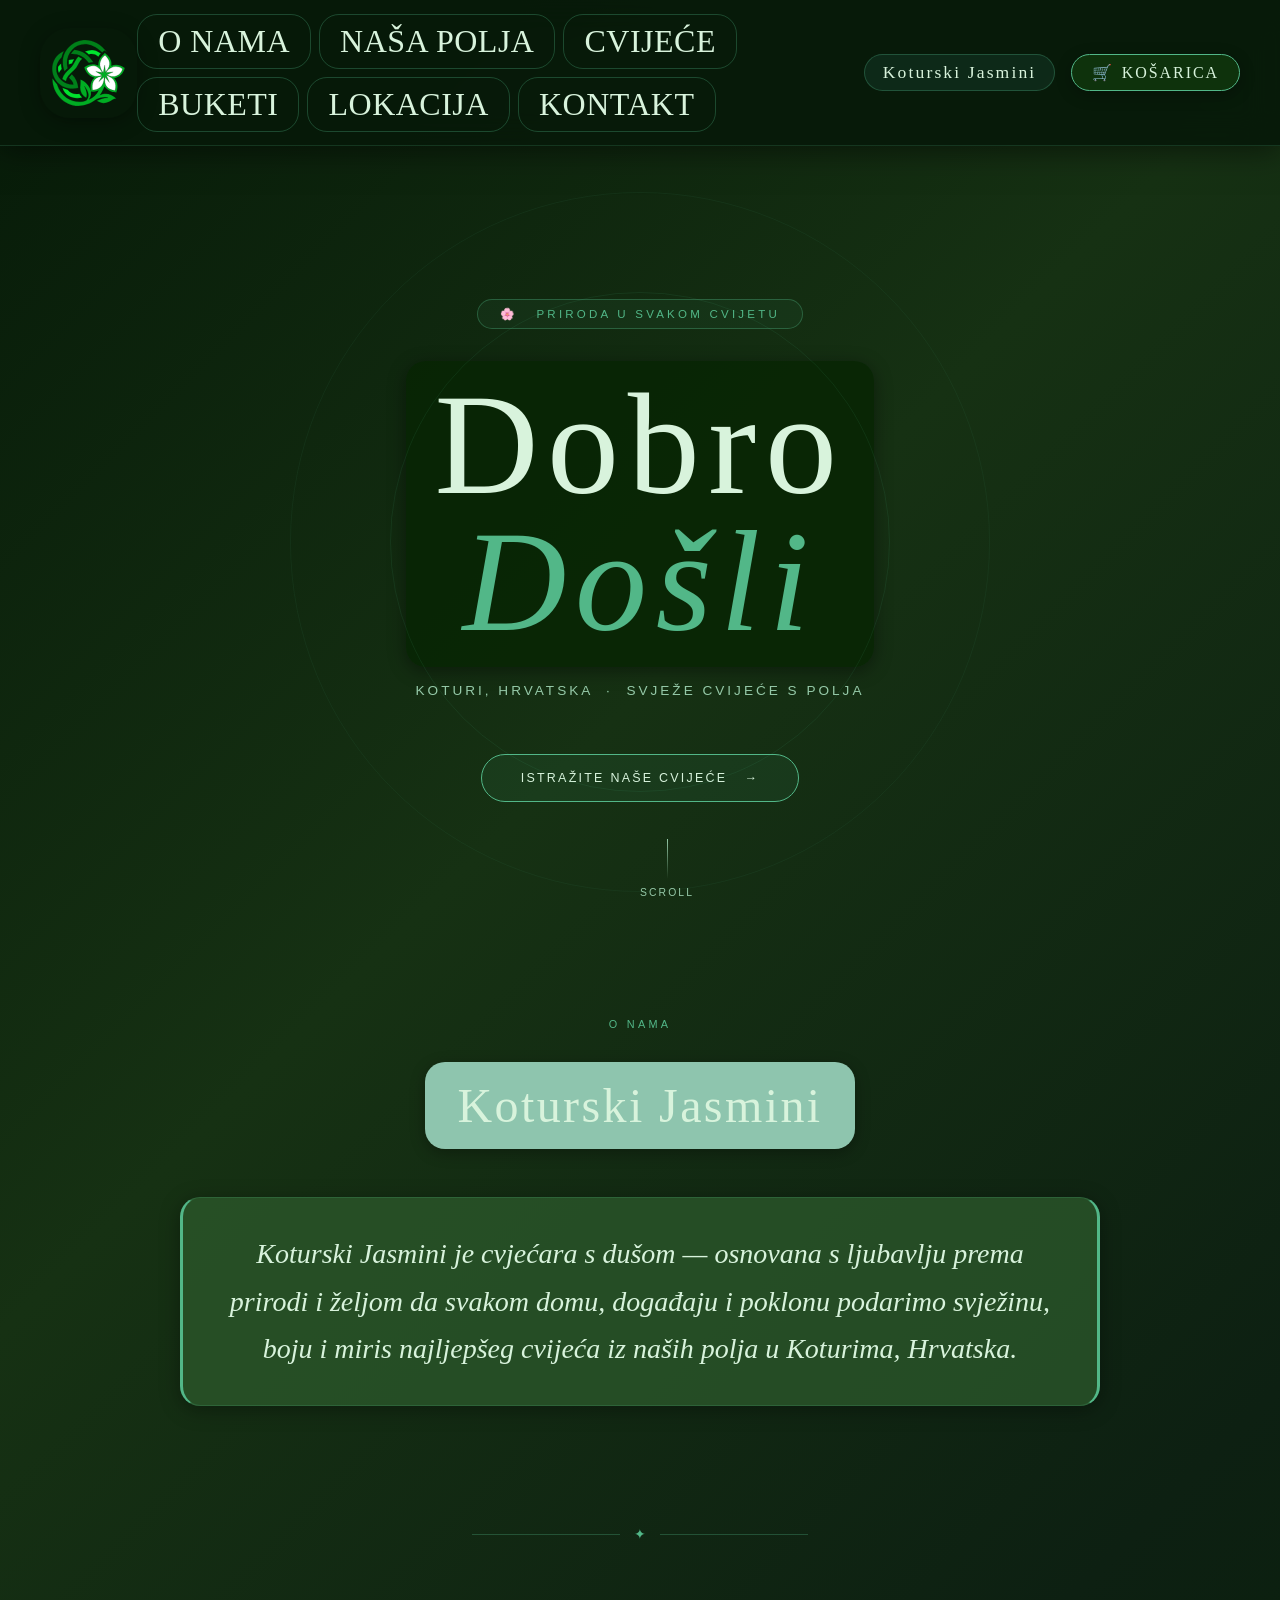
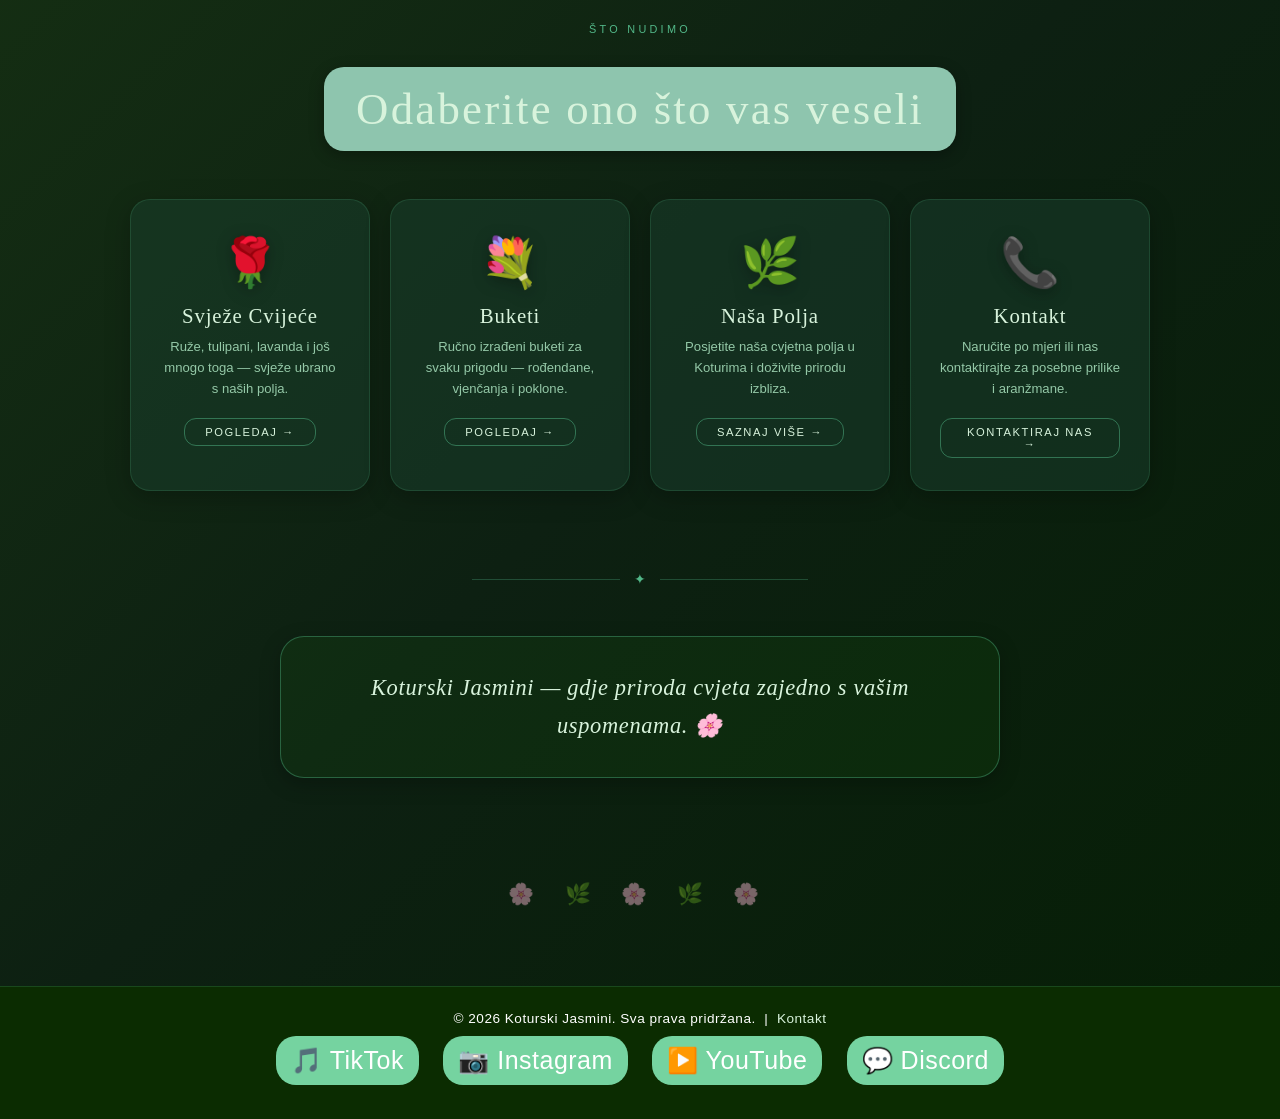
<file: index.html>
<!DOCTYPE html>
<html lang="hr">
<head>
    <meta charset="UTF-8">
    <meta name="viewport" content="width=device-width, initial-scale=1.0">
      <title>Koturski Jasmini - Cvjećarna u Hrvatskom Zagorju | Svježe Cvijeće i Buketi</title>
    <meta name="description" content="Koturski Jasmini je vaša omiljena cvjećarna u Koturima, Hrvatsko Zagorje. Nudimo svježe cvijeće, ručno izrađene bukete i dostavu. Posjetite nas za najljepše cvjetne aranžmane.">
    <meta name="keywords" content="cvjećarna, cvijeće, buketi, kupnja cvijeća, Hrvatsko Zagorje, Koturi, dostava cvijeća, svježe cvijeće, lavanda, ruže, vjenčani buketi">
    <meta name="author" content="Koturski Jasmini">
    <link rel="canonical" href="https://kolega08.github.io/Koturski_Jasmini/">

    <meta name="geo.region" content="HR-04" 
    <meta name="geo.placename" content="Koturi" >
    <meta name="geo.position" content="46°07'11.7";15°42'28.2"> 
    <meta name="ICBM" content="46°07'11.7", 15°42'28.2">


    <meta property="og:type" content="website">
    <meta property="og:url" content="https://kolega08.github.io/Koturski_Jasmini/">
    <meta property="og:title" content="Koturski Jasmini - Cvjećarna u Hrvatskom Zagorju">
    <meta property="og:description" content="Svježe cvijeće i buketi iz naših polja u Koturima. Kvaliteta koja se vidi.">
    <link rel="preconnect" href="https://fonts.googleapis.com">
    <link href="Koturi.css" rel="stylesheet">
    <style>
/* ══════════════════════════════════════
   RESET & ROOT
══════════════════════════════════════ */

    </style>
</head>
<body>

<!-- ═══════════════════ TOP BAR ═══════════════════ -->
<div class="top-bar">

  <!-- Logo (SVG or fallback) -->
  <img src="Koturski Jasmini logo.svg" alt="Koturski Jasmini">
 

  <nav>
    <ul>
      <li><a href="Onama.html">O nama</a></li>
      <li><a href="Nasa Polja.html">Naša Polja</a></li>
      <li><a href="Cvijece.html">Cvijeće</a></li>
      <li><a href="Buketi.html">Buketi</a></li>
      <li><a href="Lokacija.html">Lokacija</a></li>
      <li><a href="Kontakt.html">Kontakt</a></li>
    </ul>
  </nav>

  <div class="topbar-right">
    <a href="koturski jasmini.html" class="site-title">Koturski Jasmini</a>
    <a href="Kosarica.html" class="kosarica-gumb">
      <span>🛒</span>
      <span>Košarica</span>
    </a>
  </div>
</div>


<!-- ═══════════════════ HERO ═══════════════════ -->
<section class="hero">
  <span class="hero-badge">🌸 &nbsp; Priroda u svakom cvijetu</span>

  <h1 class="hero-title">
    Dobro<br>
    <em>Došli</em>
  </h1>

  <p class="hero-subtitle">Koturi, Hrvatska &nbsp;·&nbsp; Svježe Cvijeće s Polja</p>

  <a href="Cvijece.html" class="hero-cta">
    Istražite naše cvijeće &nbsp; →
  </a>

  <div class="hero-scroll">
    <div class="hero-scroll-line"></div>
    <span>Scroll</span>
  </div>
</section>


<!-- ═══════════════════ O NAMA ═══════════════════ -->
<section class="section">
  <div class="section-inner">
    <p class="section-label">O nama</p>
    <h2 class="section-heading">Koturski Jasmini</h2>

    <div class="onama-citat">
      Koturski Jasmini je cvjećara s dušom — osnovana s ljubavlju prema prirodi
      i željom da svakom domu, događaju i poklonu podarimo svježinu, boju i miris
      najljepšeg cvijeća iz naših polja u Koturima, Hrvatska.
    </div>
  </div>
</section>


<!-- ═══════════════════ DIVIDER ═══════════════════ -->
<div class="divider"><span>✦</span></div>


<!-- ═══════════════════ PONUDA ═══════════════════ -->
<section class="ponuda-section">
  <div class="ponuda-inner">
    <p class="ponuda-label">Što nudimo</p>
    <h2 class="ponuda-naslov">Odaberite ono što vas veseli</h2>

    <div class="ponuda-grid">

      <a href="Cvijece.html" class="ponuda-kartica">
        <span class="kartica-emoji">🌹</span>
        <span class="kartica-naziv">Svježe Cvijeće</span>
        <span class="kartica-opis">Ruže, tulipani, lavanda i još mnogo toga — svježe ubrano s naših polja.</span>
        <span class="kartica-gumb">Pogledaj →</span>
      </a>

      <a href="Buketi.html" class="ponuda-kartica">
        <span class="kartica-emoji">💐</span>
        <span class="kartica-naziv">Buketi</span>
        <span class="kartica-opis">Ručno izrađeni buketi za svaku prigodu — rođendane, vjenčanja i poklone.</span>
        <span class="kartica-gumb">Pogledaj →</span>
      </a>

      <a href="Nasa Polja.html" class="ponuda-kartica">
        <span class="kartica-emoji">🌿</span>
        <span class="kartica-naziv">Naša Polja</span>
        <span class="kartica-opis">Posjetite naša cvjetna polja u Koturima i doživite prirodu izbliza.</span>
        <span class="kartica-gumb">Saznaj više →</span>
      </a>

      <a href="Kontakt.html" class="ponuda-kartica">
        <span class="kartica-emoji">📞</span>
        <span class="kartica-naziv">Kontakt</span>
        <span class="kartica-opis">Naručite po mjeri ili nas kontaktirajte za posebne prilike i aranžmane.</span>
        <span class="kartica-gumb">Kontaktiraj nas →</span>
      </a>

    </div>
  </div>
</section>


<!-- ═══════════════════ DIVIDER ═══════════════════ -->
<div class="divider"><span>✦</span></div>


<!-- ═══════════════════ TAGLINE ═══════════════════ -->
<section class="tagline-section">
  <div class="tagline-blok">
    Koturski Jasmini — gdje priroda cvjeta zajedno s vašim uspomenama. 🌸
  </div>
</section>

<div class="cvjetovi-red">🌸 🌿 🌸 🌿 🌸</div>


<!-- ═══════════════════ FOOTER ═══════════════════ -->
<footer>
  &copy; 2026 Koturski Jasmini. Sva prava pridržana.
  &nbsp;|&nbsp;
  <a href="Kontakt.html">Kontakt</a>
    <br>
      <a href="https://www.tiktok.com/@koturski.jasmini?is_from_webapp=1&sender_device=pc" target="_blank" class="social">
    🎵 TikTok
</a>
<a href="https://www.instagram.com/koturski.jasmini/" target="_blank" class="social">
    📷 Instagram
</a>
    <a href="https://youtube.com/@koturskijasmini?si=X8jKes7FyDPJsLow" target="_blank" class="social">
    ▶️ YouTube
</a>

<a href="https://discord.gg/NqhAjT54wv" target="_blank" class="social">
    💬 Discord
</a>
</footer>

</body>
</html>
</file>
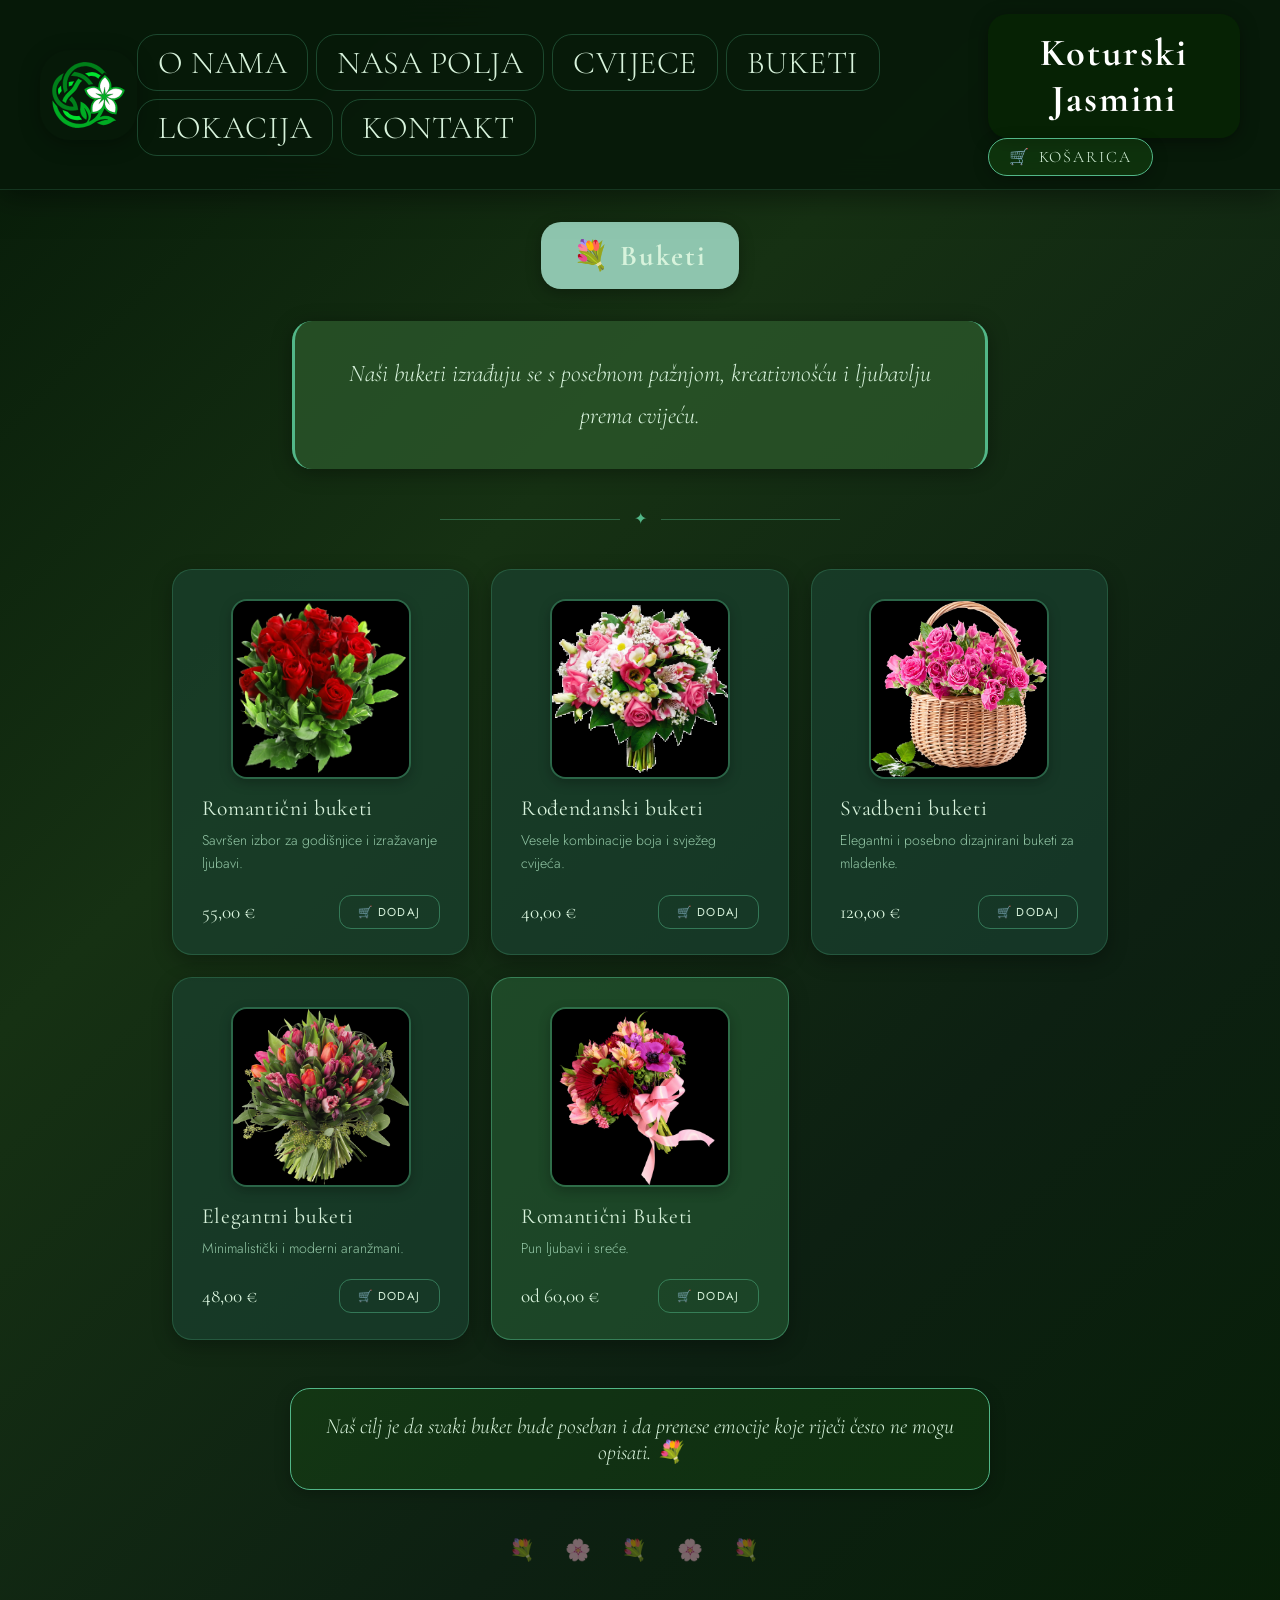
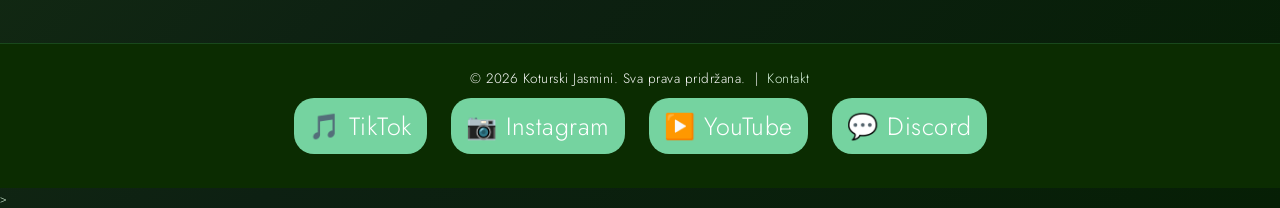
<file: Buketi.html>
<!DOCTYPE html>
<html lang="hr">
<head>
    <meta charset="UTF-8">
    <meta name="viewport" content="width=device-width, initial-scale=1.0">
     <title>Koturski Jasmini - Cvjećarna u Hrvatskom Zagorju | Svježe Cvijeće i Buketi</title>
    <meta name="description" content="Koturski Jasmini je vaša omiljena cvjećarna u Koturima, Hrvatsko Zagorje. Nudimo svježe cvijeće, ručno izrađene bukete i dostavu. Posjetite nas za najljepše cvjetne aranžmane.">
    <meta name="keywords" content="cvjećarna, cvijeće, buketi, kupnja cvijeća, Hrvatsko Zagorje, Koturi, dostava cvijeća, svježe cvijeće, lavanda, ruže, vjenčani buketi">
    <meta name="author" content="Koturski Jasmini">
    <link rel="canonical" href="https://kolega08.github.io/Koturski_Jasmini/">

    <meta name="geo.region" content="HR-04" 
    <meta name="geo.placename" content="Koturi" >
    <meta name="geo.position" content="46°07'11.7";15°42'28.2"> 
    <meta name="ICBM" content="46°07'11.7", 15°42'28.2">


    <meta property="og:type" content="website">
    <meta property="og:url" content="https://kolega08.github.io/Koturski_Jasmini/">
    <meta property="og:title" content="Koturski Jasmini - Cvjećarna u Hrvatskom Zagorju">
    <meta property="og:description" content="Svježe cvijeće i buketi iz naših polja u Koturima. Kvaliteta koja se vidi.">
    <link rel="preconnect" href="https://fonts.googleapis.com">
    <link href="https://fonts.googleapis.com/css2?family=Cormorant+Garamond:wght@300;400;600&family=Jost:wght@300;400&display=swap" rel="stylesheet">
    <link rel="stylesheet" href="Koturi.css">
    <style>
        .buketi-uvod {
            max-width: 760px;
            margin: 0 auto 2.5rem;
            padding: 0 2rem;
            animation: fadeIn 0.6s ease both;
        }
 
        .buketi-uvod-tekst {
            background: rgba(45, 90, 45, 0.75);
            border-radius: 20px;
            padding: 2rem 2.5rem;
            box-shadow: 0 4px 20px rgba(0,0,0,0.35);
            color: var(--zelena-mint);
            font-family: var(--font-cormorant);
            font-size: clamp(1.15rem, 2.5vw, 1.5rem);
            font-weight: 300;
            font-style: italic;
            line-height: 1.75;
            text-align: center;
            border-left: 3px solid var(--zelena-svijetla);
            border-right: 3px solid var(--zelena-svijetla);
        }
 
        .buketi-razdjelnik {
            display: flex;
            align-items: center;
            gap: 14px;
            justify-content: center;
            margin: 0 auto 2.5rem;
            max-width: 400px;
        }
 
        .buketi-razdjelnik::before,
        .buketi-razdjelnik::after {
            content: '';
            flex: 1;
            height: 1px;
            background: rgba(82, 183, 136, 0.4);
        }
 
        .buketi-razdjelnik span {
            font-size: 1rem;
            color: var(--zelena-svijetla);
        }
 
        .buketi-vrste-grid {
            display: grid;
            grid-template-columns: repeat(auto-fit, minmax(240px, 1fr));
            gap: 22px;
            max-width: 1000px;
            margin: 0 auto 3rem;
            padding: 0 2rem;
        }
 
        .buket-vrsta-kartica {
            background: rgba(27, 67, 50, 0.65);
            border: 1px solid rgba(82, 183, 136, 0.25);
            border-radius: 20px;
            padding: 1.8rem 1.8rem 1.6rem;
            box-shadow: 0 6px 20px rgba(0,0,0,0.3);
            transition: transform 0.25s, box-shadow 0.25s, border-color 0.25s, background 0.25s;
            animation: fadeIn 0.6s ease both;
            display: flex;
            flex-direction: column;
        }
 
        .buket-vrsta-kartica:nth-child(1) { animation-delay: 0.05s; }
        .buket-vrsta-kartica:nth-child(2) { animation-delay: 0.12s; }
        .buket-vrsta-kartica:nth-child(3) { animation-delay: 0.19s; }
        .buket-vrsta-kartica:nth-child(4) { animation-delay: 0.26s; }
        .buket-vrsta-kartica:nth-child(5) { animation-delay: 0.33s; }
 
        .buket-vrsta-kartica:hover {
            transform: translateY(-5px);
            box-shadow: 0 14px 34px rgba(0,0,0,0.42);
            border-color: var(--zelena-svijetla);
            background: rgba(45, 106, 79, 0.75);
        }
 
        .buket-vrsta-emoji {
            display: flex;
    justify-content: center;
    align-items: center;
    margin-bottom: 1rem;
        }
        .buket-vrsta-emoji img {
    width: 100%;
    max-width: 180px;
    height: 180px;
    object-fit:fill;
    border-radius: 16px;
    border: 2px solid rgba(82, 183, 136, 0.35);
    box-shadow: 0 4px 12px rgba(0,0,0,0.25);
    transition: transform 0.3s ease;
}

.buket-vrsta-kartica:hover .buket-vrsta-emoji img {
    transform: scale(1.03);
}
 
        .buket-vrsta-naziv {
            font-family: var(--font-cormorant);
            font-size: 1.35rem;
            font-weight: 400;
            color: var(--zelena-mint);
            letter-spacing: 0.03em;
            margin-bottom: 0.5rem;
        }

 
        .buket-vrsta-opis {
            font-family: var(--font-jost);
            font-size: 0.88rem;
            font-weight: 300;
            color: var(--zelena-muted);
            line-height: 1.65;
            flex: 1;
            margin-bottom: 1.2rem;
        }
 
        /* Donji red: cijena + gumb */
        .buket-donji-red {
            display: flex;
            align-items: center;
            justify-content: space-between;
            margin-top: auto;
        }
 
        .buket-cijena {
            font-family: var(--font-cormorant);
            font-size: 1.2rem;
            font-weight: 400;
            color: var(--zelena-mint);
        }
 
        .dodaj-gumb {
            font-family: var(--font-jost);
            font-size: 0.72rem;
            font-weight: 400;
            letter-spacing: 0.12em;
            text-transform: uppercase;
            color: var(--zelena-mint);
            border: 1px solid rgba(82, 183, 136, 0.5);
            border-radius: 12px;
            padding: 8px 18px;
            background: transparent;
            cursor: pointer;
            transition: background 0.2s, color 0.2s, border-color 0.2s, transform 0.15s;
        }
 
        .dodaj-gumb:hover {
            background: var(--zelena-svijetla);
            color: #fff;
            border-color: var(--zelena-svijetla);
        }
 
        .dodaj-gumb.dodan {
            background: var(--zelena-panel);
            border-color: var(--zelena-panel);
            color: var(--zelena-mint);
        }
 
        /* Narudžba kartica */
        .buket-vrsta-kartica.narudzba {
            border-color: rgba(82, 183, 136, 0.5);
            background: rgba(42, 105, 60, 0.5);
        }
 
        /* Toast obavijest */
        .toast {
            position: fixed;
            bottom: 2rem;
            left: 50%;
            transform: translateX(-50%) translateY(80px);
            background: var(--zelena-panel);
            color: var(--zelena-mint);
            font-family: var(--font-jost);
            font-size: 0.9rem;
            padding: 0.9rem 2rem;
            border-radius: 20px;
            border: 1px solid var(--zelena-svijetla);
            box-shadow: 0 8px 24px rgba(0,0,0,0.4);
            z-index: 999;
            opacity: 0;
            transition: all 0.35s ease;
            pointer-events: none;
        }
 
        .toast.vidljiv {
            opacity: 1;
            transform: translateX(-50%) translateY(0);
        }
 
        .buketi-tagline {
            max-width: 700px;
            margin: 0 auto 3rem;
            padding: 1.5rem 2rem;
            background: rgba(42, 145, 28, 0.15);
            border: 1.5px solid var(--zelena-svijetla);
            border-radius: 20px;
            text-align: center;
            color: var(--zelena-mint);
            font-family: var(--font-cormorant);
            font-size: clamp(1.05rem, 2.2vw, 1.35rem);
            font-style: italic;
            font-weight: 300;
            box-shadow: 0 4px 15px rgba(0,0,0,0.25);
            animation: fadeIn 0.6s 0.4s ease both;
        }
 
        .cvjetovi-red {
            text-align: center;
            font-size: 1.3rem;
            letter-spacing: 0.6em;
            opacity: 0.45;
            margin-bottom: 2rem;
        }
    </style>
</head>
<body>
 
    <div class="top-bar">
        <img src="Koturski Jasmini logo.svg" alt="Koturski Jasmini">
        <nav>
            <ul>
                <li><a href="Onama.html">O nama</a></li>
                <li><a href="Nasa Polja.html">Nasa Polja</a></li>
                <li><a href="Cvijece.html">Cvijece</a></li>
                <li><a href="Buketi.html">Buketi</a></li>
                <li><a href="Lokacija.html">Lokacija</a></li>
                <li><a href="Kontakt.html">Kontakt</a></li>
            </ul>
        </nav>
        <div>
            <h1><a href="index.html">Koturski Jasmini</a></h1>
            <a href="Kosarica.html" class="kosarica-gumb">
                🛒 <span>Košarica</span>
            </a>
        </div>
    </div>
 
    <h2>💐 Buketi</h2>
 
    <div class="buketi-uvod">
        <div class="buketi-uvod-tekst">
            Naši buketi izrađuju se s posebnom pažnjom, kreativnošću i ljubavlju prema cvijeću.
        </div>
    </div>
 
    <div class="buketi-razdjelnik"><span>✦</span></div>
 
    <div class="buketi-vrste-grid">
 
        <div class="buket-vrsta-kartica" data-naziv="Romantični buket" data-cijena="55" data-emoji="❤️">
            <span class="buket-vrsta-emoji"><img src="WhatsApp Image 2026-05-16 at 20.18.02.jpeg" alt=""></span>
            <p class="buket-vrsta-naziv">Romantični buketi</p>
            <p class="buket-vrsta-opis">Savršen izbor za godišnjice i izražavanje ljubavi.</p>
            <div class="buket-donji-red">
                <span class="buket-cijena">55,00 €</span>
                <button class="dodaj-gumb" onclick="dodajUKosaricu(this)">🛒 Dodaj</button>
            </div>
        </div>
 
        <div class="buket-vrsta-kartica" data-naziv="Rođendanski buket" data-cijena="40" data-emoji="🎉">
            <span class="buket-vrsta-emoji"><img src="WhatsApp Image 2026-05-16 at 20.18.10.jpeg" alt=""></span>
            <p class="buket-vrsta-naziv">Rođendanski buketi</p>
            <p class="buket-vrsta-opis">Vesele kombinacije boja i svježeg cvijeća.</p>
            <div class="buket-donji-red">
                <span class="buket-cijena">40,00 €</span>
                <button class="dodaj-gumb" onclick="dodajUKosaricu(this)">🛒 Dodaj</button>
            </div>
        </div>
 
        <div class="buket-vrsta-kartica" data-naziv="Svadbeni buket" data-cijena="120" data-emoji="👰">
            <span class="buket-vrsta-emoji"><img src="WhatsApp Image 2026-05-16 at 20.17.46.jpeg" alt=""></span>
            <p class="buket-vrsta-naziv">Svadbeni buketi</p>
            <p class="buket-vrsta-opis">Elegantni i posebno dizajnirani buketi za mladenke.</p>
            <div class="buket-donji-red">
                <span class="buket-cijena">120,00 €</span>
                <button class="dodaj-gumb" onclick="dodajUKosaricu(this)">🛒 Dodaj</button>
            </div>
        </div>
 
        <div class="buket-vrsta-kartica" data-naziv="Elegantni buket" data-cijena="48" data-emoji="🌿">
            <span class="buket-vrsta-emoji"><img src="WhatsApp Image 2026-05-16 at 20.18.12.jpeg" alt=""></span>
            <p class="buket-vrsta-naziv">Elegantni buketi</p>
            <p class="buket-vrsta-opis">Minimalistički i moderni aranžmani.</p>
            <div class="buket-donji-red">
                <span class="buket-cijena">48,00 €</span>
                <button class="dodaj-gumb" onclick="dodajUKosaricu(this)">🛒 Dodaj</button>
            </div>
        </div>
 
        <div class="buket-vrsta-kartica narudzba" data-naziv="Buket po narudžbi" data-cijena="60" data-emoji="🎁">
            <span class="buket-vrsta-emoji"><img src="WhatsApp Image 2026-05-16 at 20.18.05.jpeg" alt=""></span>
            <p class="buket-vrsta-naziv">Romantični Buketi</p>
            <p class="buket-vrsta-opis">Pun ljubavi i sreće.</p>
            <div class="buket-donji-red">
                <span class="buket-cijena">od 60,00 €</span>
                <button class="dodaj-gumb" onclick="dodajUKosaricu(this)">🛒 Dodaj</button>
            </div>
        </div>
 
    </div>
 
    <div class="buketi-tagline">
        Naš cilj je da svaki buket bude poseban i da prenese emocije
        koje riječi često ne mogu opisati. 💐
    </div>
 
    <div class="cvjetovi-red">💐 🌸 💐 🌸 💐</div>
 
    <!-- Toast obavijest -->
    <div class="toast" id="toast">✅ Dodano u košaricu!</div>
 
    <script>
        // Košarica se sprema u sessionStorage da bude dostupna i na Kosarica.html
        function dodajUKosaricu(btn) {
            const kartica = btn.closest('.buket-vrsta-kartica');
            const naziv   = kartica.dataset.naziv;
            const cijena  = parseFloat(kartica.dataset.cijena);
            const emoji   = kartica.dataset.emoji;
 
            // Dohvati postojeću košaricu ili napravi novu
            let kosarica = JSON.parse(sessionStorage.getItem('kosarica') || '[]');
 
            // Provjeri postoji li već taj artikl
            const postojeci = kosarica.find(a => a.naziv === naziv);
            if (postojeci) {
                postojeci.kolicina += 1;
            } else {
                kosarica.push({ naziv, cijena, emoji, kolicina: 1 });
            }
 
            sessionStorage.setItem('kosarica', JSON.stringify(kosarica));
 
            // Vizualni feedback na gumbu
            btn.textContent = '✓ Dodano';
            btn.classList.add('dodan');
            setTimeout(() => {
                btn.textContent = '🛒 Dodaj';
                btn.classList.remove('dodan');
            }, 1800);
 
            // Toast poruka
            prikaziToast('✅ ' + naziv + ' dodano u košaricu!');
        }
 
        function prikaziToast(poruka) {
            const toast = document.getElementById('toast');
            toast.textContent = poruka;
            toast.classList.add('vidljiv');
            setTimeout(() => toast.classList.remove('vidljiv'), 2500);
        }
    </script >   <footer>
  &copy; 2026 Koturski Jasmini. Sva prava pridržana.
  &nbsp;|&nbsp;
  <a href="Kontakt.html">Kontakt</a>
  <br>
  <a href="https://www.tiktok.com/@koturski.jasmini?is_from_webapp=1&sender_device=pc" target="_blank" class="social">
    🎵 TikTok
</a>
<a href="https://www.instagram.com/koturski.jasmini/" target="_blank" class="social">
    📷 Instagram
</a>
        <a href="https://youtube.com/@koturskijasmini?si=X8jKes7FyDPJsLow" target="_blank" class="social">
    ▶️ YouTube
</a>

<a href="https://discord.gg/NqhAjT54wv" target="_blank" class="social">
    💬 Discord
</a>
</footer>>
</file>
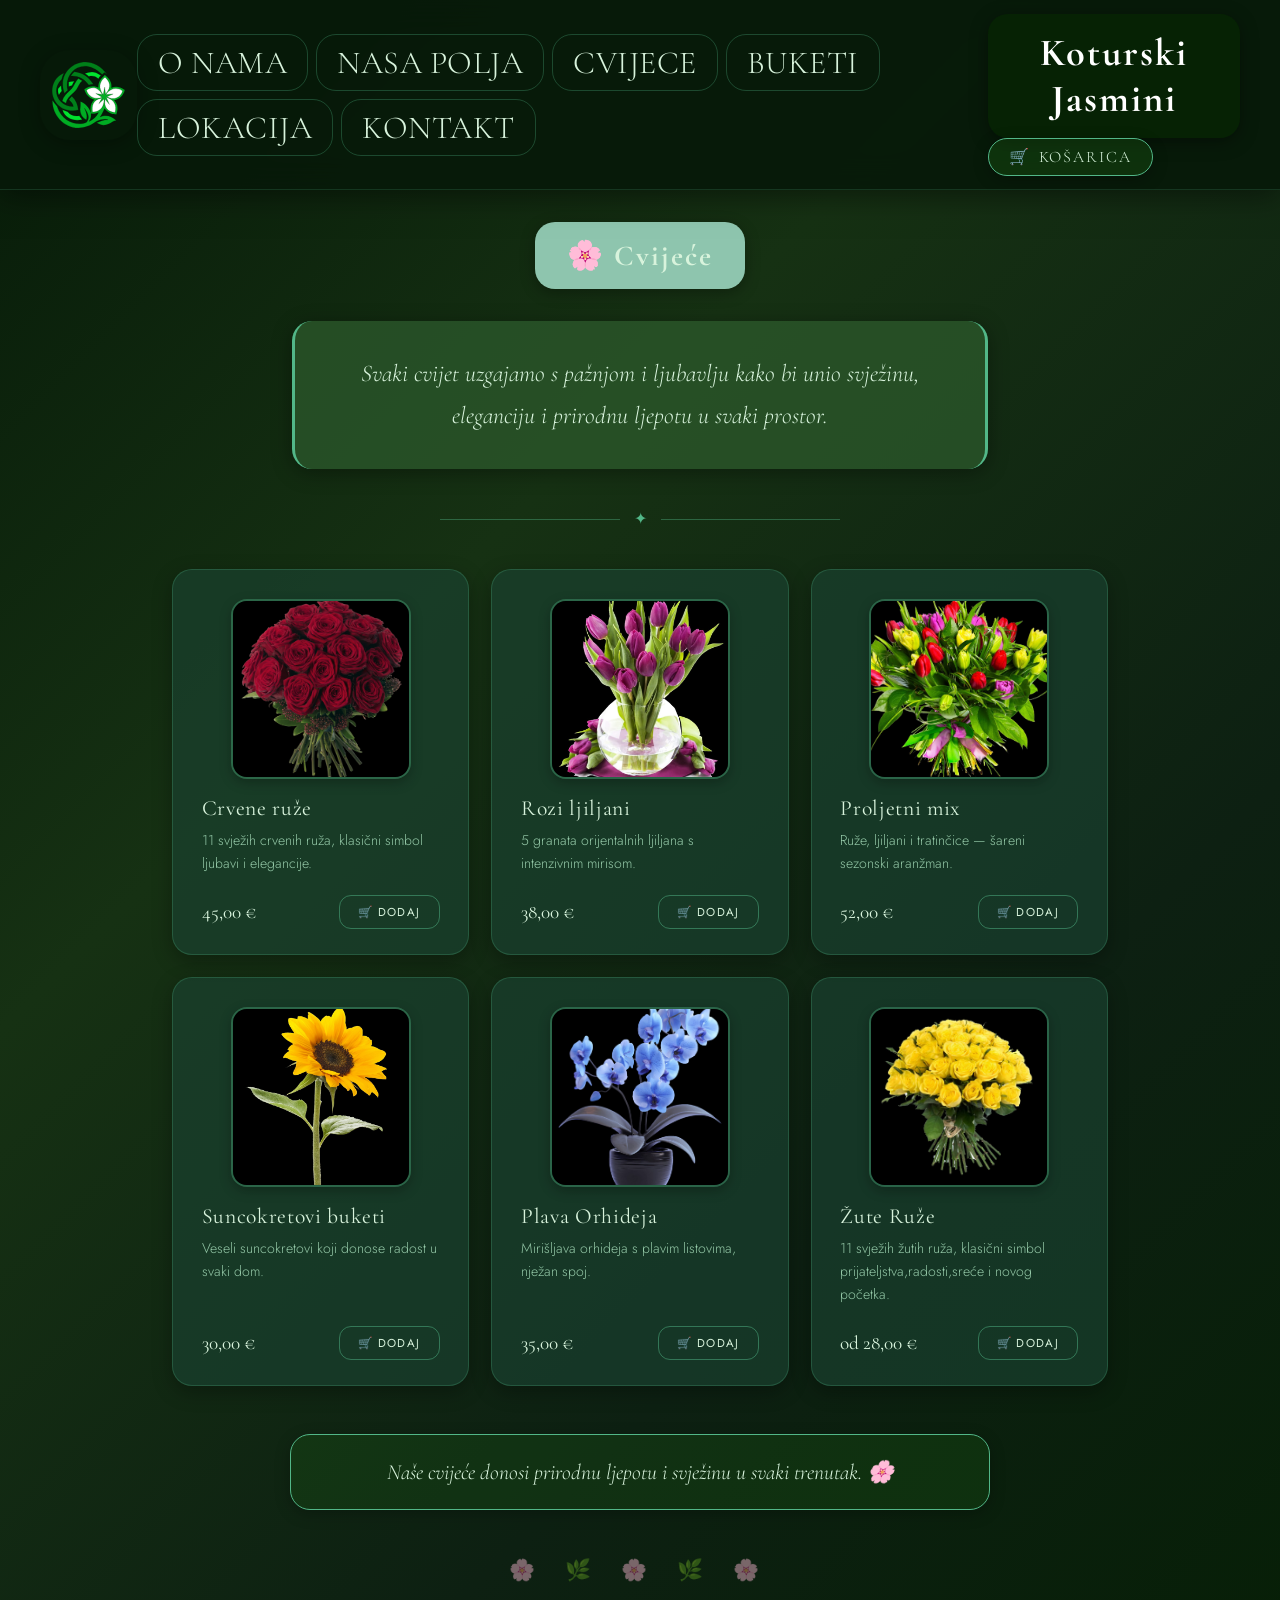
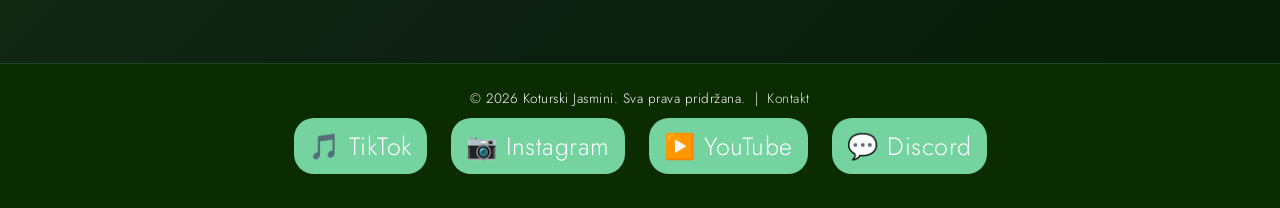
<file: Cvijece.html>
<!DOCTYPE html>
<html lang="hr">
<head>
    <meta charset="UTF-8">
    <meta name="viewport" content="width=device-width, initial-scale=1.0">
      <title>Koturski Jasmini - Cvjećarna u Hrvatskom Zagorju | Svježe Cvijeće i Buketi</title>
    <meta name="description" content="Koturski Jasmini je vaša omiljena cvjećarna u Koturima, Hrvatsko Zagorje. Nudimo svježe cvijeće, ručno izrađene bukete i dostavu. Posjetite nas za najljepše cvjetne aranžmane.">
    <meta name="keywords" content="cvjećarna, cvijeće, buketi, kupnja cvijeća, Hrvatsko Zagorje, Koturi, dostava cvijeća, svježe cvijeće, lavanda, ruže, vjenčani buketi">
    <meta name="author" content="Koturski Jasmini">
    <link rel="canonical" href="https://kolega08.github.io/Koturski_Jasmini/">

    <meta name="geo.region" content="HR-04" 
    <meta name="geo.placename" content="Koturi" >
    <meta name="geo.position" content="46°07'11.7";15°42'28.2"> 
    <meta name="ICBM" content="46°07'11.7", 15°42'28.2">


    <meta property="og:type" content="website">
    <meta property="og:url" content="https://kolega08.github.io/Koturski_Jasmini/">
    <meta property="og:title" content="Koturski Jasmini - Cvjećarna u Hrvatskom Zagorju">
    <meta property="og:description" content="Svježe cvijeće i buketi iz naših polja u Koturima. Kvaliteta koja se vidi.">

    <link rel="preconnect" href="https://fonts.googleapis.com">
    <link href="https://fonts.googleapis.com/css2?family=Cormorant+Garamond:wght@300;400;600&family=Jost:wght@300;400&display=swap" rel="stylesheet">

    <link rel="stylesheet" href="Koturi.css">

    <style>

        .cvijece-uvod {
            max-width: 760px;
            margin: 0 auto 2.5rem;
            padding: 0 2rem;
            animation: fadeIn 0.6s ease both;
        }

        .cvijece-uvod-tekst {
            background: rgba(45, 90, 45, 0.75);
            border-radius: 20px;
            padding: 2rem 2.5rem;
            box-shadow: 0 4px 20px rgba(0,0,0,0.35);
            color: var(--zelena-mint);
            font-family: var(--font-cormorant);
            font-size: clamp(1.15rem, 2.5vw, 1.5rem);
            font-weight: 300;
            font-style: italic;
            line-height: 1.75;
            text-align: center;
            border-left: 3px solid var(--zelena-svijetla);
            border-right: 3px solid var(--zelena-svijetla);
        }

        .cvijece-razdjelnik {
            display: flex;
            align-items: center;
            gap: 14px;
            justify-content: center;
            margin: 0 auto 2.5rem;
            max-width: 400px;
        }

        .cvijece-razdjelnik::before,
        .cvijece-razdjelnik::after {
            content: '';
            flex: 1;
            height: 1px;
            background: rgba(82, 183, 136, 0.4);
        }

        .cvijece-razdjelnik span {
            font-size: 1rem;
            color: var(--zelena-svijetla);
        }

        .cvijece-grid {
            display: grid;
            grid-template-columns: repeat(auto-fit, minmax(240px, 1fr));
            gap: 22px;
            max-width: 1000px;
            margin: 0 auto 3rem;
            padding: 0 2rem;
        }

        .cvijet-kartica {
            background: rgba(27, 67, 50, 0.65);
            border: 1px solid rgba(82, 183, 136, 0.25);
            border-radius: 20px;
            padding: 1.8rem 1.8rem 1.6rem;
            box-shadow: 0 6px 20px rgba(0,0,0,0.3);
            transition: transform 0.25s, box-shadow 0.25s, border-color 0.25s, background 0.25s;
            animation: fadeIn 0.6s ease both;
            display: flex;
            flex-direction: column;
        }

        .cvijet-kartica:nth-child(1) { animation-delay: 0.05s; }
        .cvijet-kartica:nth-child(2) { animation-delay: 0.12s; }
        .cvijet-kartica:nth-child(3) { animation-delay: 0.19s; }
        .cvijet-kartica:nth-child(4) { animation-delay: 0.26s; }
        .cvijet-kartica:nth-child(5) { animation-delay: 0.33s; }
        .cvijet-kartica:nth-child(6) { animation-delay: 0.40s; }

        .cvijet-kartica:hover {
            transform: translateY(-5px);
            box-shadow: 0 14px 34px rgba(0,0,0,0.42);
            border-color: var(--zelena-svijetla);
            background: rgba(45, 106, 79, 0.75);
        }

        .cvijet-slika {
            display: flex;
            justify-content: center;
            align-items: center;
            margin-bottom: 1rem;
        }

        .cvijet-slika img {
            width: 100%;
            max-width: 180px;
            height: 180px;
            object-fit: cover;
            border-radius: 16px;
            border: 2px solid rgba(82, 183, 136, 0.35);
            box-shadow: 0 4px 12px rgba(0,0,0,0.25);
            transition: transform 0.3s ease;
        }

        .cvijet-kartica:hover .cvijet-slika img {
            transform: scale(1.03);
        }

        .cvijet-naziv {
            font-family: var(--font-cormorant);
            font-size: 1.35rem;
            font-weight: 400;
            color: var(--zelena-mint);
            letter-spacing: 0.03em;
            margin-bottom: 0.5rem;
        }

        .cvijet-opis {
            font-family: var(--font-jost);
            font-size: 0.88rem;
            font-weight: 300;
            color: var(--zelena-muted);
            line-height: 1.65;
            flex: 1;
            margin-bottom: 1.2rem;
        }

        .cvijet-donji-red {
            display: flex;
            align-items: center;
            justify-content: space-between;
            margin-top: auto;
        }

        .cvijet-cijena {
            font-family: var(--font-cormorant);
            font-size: 1.2rem;
            font-weight: 400;
            color: var(--zelena-mint);
        }

        .dodaj-gumb {
            font-family: var(--font-jost);
            font-size: 0.72rem;
            font-weight: 400;
            letter-spacing: 0.12em;
            text-transform: uppercase;
            color: var(--zelena-mint);
            border: 1px solid rgba(82, 183, 136, 0.5);
            border-radius: 12px;
            padding: 8px 18px;
            background: transparent;
            cursor: pointer;
            transition: background 0.2s, color 0.2s, border-color 0.2s, transform 0.15s;
        }

        .dodaj-gumb:hover {
            background: var(--zelena-svijetla);
            color: #fff;
            border-color: var(--zelena-svijetla);
        }

        .dodaj-gumb.dodan {
            background: var(--zelena-panel);
            border-color: var(--zelena-panel);
            color: var(--zelena-mint);
        }

        .toast {
            position: fixed;
            bottom: 2rem;
            left: 50%;
            transform: translateX(-50%) translateY(80px);
            background: var(--zelena-panel);
            color: var(--zelena-mint);
            font-family: var(--font-jost);
            font-size: 0.9rem;
            padding: 0.9rem 2rem;
            border-radius: 20px;
            border: 1px solid var(--zelena-svijetla);
            box-shadow: 0 8px 24px rgba(0,0,0,0.4);
            z-index: 999;
            opacity: 0;
            transition: all 0.35s ease;
            pointer-events: none;
        }

        .toast.vidljiv {
            opacity: 1;
            transform: translateX(-50%) translateY(0);
        }

        .cvijece-tagline {
            max-width: 700px;
            margin: 0 auto 3rem;
            padding: 1.5rem 2rem;
            background: rgba(42, 145, 28, 0.15);
            border: 1.5px solid var(--zelena-svijetla);
            border-radius: 20px;
            text-align: center;
            color: var(--zelena-mint);
            font-family: var(--font-cormorant);
            font-size: clamp(1.05rem, 2.2vw, 1.35rem);
            font-style: italic;
            font-weight: 300;
            box-shadow: 0 4px 15px rgba(0,0,0,0.25);
            animation: fadeIn 0.6s 0.4s ease both;
        }

        .cvjetovi-red {
            text-align: center;
            font-size: 1.3rem;
            letter-spacing: 0.6em;
            opacity: 0.45;
            margin-bottom: 2rem;
        }

    </style>
</head>

<body>

    <div class="top-bar">
        <img src="Koturski Jasmini logo.svg" alt="Koturski Jasmini">

        <nav>
            <ul>
                <li><a href="Onama.html">O nama</a></li>
                <li><a href="Nasa Polja.html">Nasa Polja</a></li>
                <li><a href="Cvijece.html">Cvijece</a></li>
                <li><a href="Buketi.html">Buketi</a></li>
                <li><a href="Lokacija.html">Lokacija</a></li>
                <li><a href="Kontakt.html">Kontakt</a></li>
            </ul>
        </nav>

        <div>
            <h1><a href="index.html">Koturski Jasmini</a></h1>

            <a href="Kosarica.html" class="kosarica-gumb">
                🛒 <span>Košarica</span>
            </a>
        </div>
    </div>

    <h2>🌸 Cvijeće</h2>

    <div class="cvijece-uvod">
        <div class="cvijece-uvod-tekst">
            Svaki cvijet uzgajamo s pažnjom i ljubavlju kako bi unio svježinu,
            eleganciju i prirodnu ljepotu u svaki prostor.
        </div>
    </div>

    <div class="cvijece-razdjelnik"><span>✦</span></div>

    <div class="cvijece-grid">

        <div class="cvijet-kartica" data-naziv="Crvene ruže" data-cijena="45" data-emoji="🌹">

            <span class="cvijet-slika">
                <img src="ruze.jpeg" alt="">
            </span>

            <p class="cvijet-naziv">Crvene ruže</p>

            <p class="cvijet-opis">
                11 svježih crvenih ruža, klasični simbol ljubavi i elegancije.
            </p>

            <div class="cvijet-donji-red">
                <span class="cvijet-cijena">45,00 €</span>
                <button class="dodaj-gumb" onclick="dodajUKosaricu(this)">🛒 Dodaj</button>
            </div>

        </div>

        <div class="cvijet-kartica" data-naziv="Rozi ljiljani" data-cijena="38" data-emoji="🌷">

            <span class="cvijet-slika">
                <img src="ljiljan.jpeg" alt="">
            </span>

            <p class="cvijet-naziv">Rozi ljiljani</p>

            <p class="cvijet-opis">
                5 granata orijentalnih ljiljana s intenzivnim mirisom.
            </p>

            <div class="cvijet-donji-red">
                <span class="cvijet-cijena">38,00 €</span>
                <button class="dodaj-gumb" onclick="dodajUKosaricu(this)">🛒 Dodaj</button>
            </div>

        </div>

        <div class="cvijet-kartica" data-naziv="Proljetni mix" data-cijena="52" data-emoji="💐">

            <span class="cvijet-slika">
                <img src="proljetni mix.jpeg" alt="">
            </span>

            <p class="cvijet-naziv">Proljetni mix</p>

            <p class="cvijet-opis">
                Ruže, ljiljani i tratinčice — šareni sezonski aranžman.
            </p>

            <div class="cvijet-donji-red">
                <span class="cvijet-cijena">52,00 €</span>
                <button class="dodaj-gumb" onclick="dodajUKosaricu(this)">🛒 Dodaj</button>
            </div>

        </div>

        <div class="cvijet-kartica" data-naziv="Suncokretovi buketi" data-cijena="30" data-emoji="🌻">

            <span class="cvijet-slika">
                <img src="suncokret.jpeg" alt="">
            </span>

            <p class="cvijet-naziv">Suncokretovi buketi</p>

            <p class="cvijet-opis">
                Veseli suncokretovi koji donose radost u svaki dom.
            </p>

            <div class="cvijet-donji-red">
                <span class="cvijet-cijena">30,00 €</span>
                <button class="dodaj-gumb" onclick="dodajUKosaricu(this)">🛒 Dodaj</button>
            </div>

        </div>

        <div class="cvijet-kartica" data-naziv="Plava Orhideja" data-cijena="35" data-emoji="💙">

            <span class="cvijet-slika">
                <img src="orhideja.jpeg" alt="">
            </span>

            <p class="cvijet-naziv">Plava Orhideja</p>

            <p class="cvijet-opis">
                Mirišljava orhideja s plavim listovima, nježan spoj.
            </p>

            <div class="cvijet-donji-red">
                <span class="cvijet-cijena">35,00 €</span>
                <button class="dodaj-gumb" onclick="dodajUKosaricu(this)">🛒 Dodaj</button>
            </div>

        </div>

        <div class="cvijet-kartica" data-naziv="Žute Ruže" data-cijena="28" data-emoji="🟡🌹">

            <span class="cvijet-slika">
                <img src="zute ruze.jpeg" alt="">
            </span>

            <p class="cvijet-naziv">Žute Ruže</p>

            <p class="cvijet-opis">
               11 svježih žutih ruža, klasični simbol prijateljstva,radosti,sreće i novog početka.
            </p>

            <div class="cvijet-donji-red">
                <span class="cvijet-cijena">od 28,00 €</span>
                <button class="dodaj-gumb" onclick="dodajUKosaricu(this)">🛒 Dodaj</button>
            </div>

        </div>

    </div>

    <div class="cvijece-tagline">
        Naše cvijeće donosi prirodnu ljepotu i svježinu u svaki trenutak. 🌸
    </div>

    <div class="cvjetovi-red">🌸 🌿 🌸 🌿 🌸</div>

    <!-- Toast -->
    <div class="toast" id="toast">✅ Dodano u košaricu!</div>

    <script>

        function dodajUKosaricu(btn) {

            const kartica = btn.closest('.cvijet-kartica');

            const naziv = kartica.dataset.naziv;
            const cijena = parseFloat(kartica.dataset.cijena);
            const emoji = kartica.dataset.emoji;

            let kosarica = JSON.parse(sessionStorage.getItem('kosarica') || '[]');

            const postojeci = kosarica.find(a => a.naziv === naziv);

            if (postojeci) {
                postojeci.kolicina += 1;
            } else {
                kosarica.push({
                    naziv,
                    cijena,
                    emoji,
                    kolicina: 1
                });
            }

            sessionStorage.setItem('kosarica', JSON.stringify(kosarica));

            btn.textContent = '✓ Dodano';
            btn.classList.add('dodan');

            setTimeout(() => {
                btn.textContent = '🛒 Dodaj';
                btn.classList.remove('dodan');
            }, 1800);

            prikaziToast('✅ ' + naziv + ' dodano u košaricu!');
        }

        function prikaziToast(poruka) {

            const toast = document.getElementById('toast');

            toast.textContent = poruka;

            toast.classList.add('vidljiv');

            setTimeout(() => {
                toast.classList.remove('vidljiv');
            }, 2500);
        }

    </script>
        <footer>
  &copy; 2026 Koturski Jasmini. Sva prava pridržana.
  &nbsp;|&nbsp;
  <a href="Kontakt.html">Kontakt</a>
  <br>
  <a href="https://www.tiktok.com/@koturski.jasmini?is_from_webapp=1&sender_device=pc" target="_blank" class="social">
    🎵 TikTok
</a>
<a href="https://www.instagram.com/koturski.jasmini/" target="_blank" class="social">
    📷 Instagram
</a>
            <a href="https://youtube.com/@koturskijasmini?si=X8jKes7FyDPJsLow" target="_blank" class="social">
    ▶️ YouTube
</a>

<a href="https://discord.gg/NqhAjT54wv" target="_blank" class="social">
    💬 Discord
</a>
</footer>

</body>
</html>
</file>
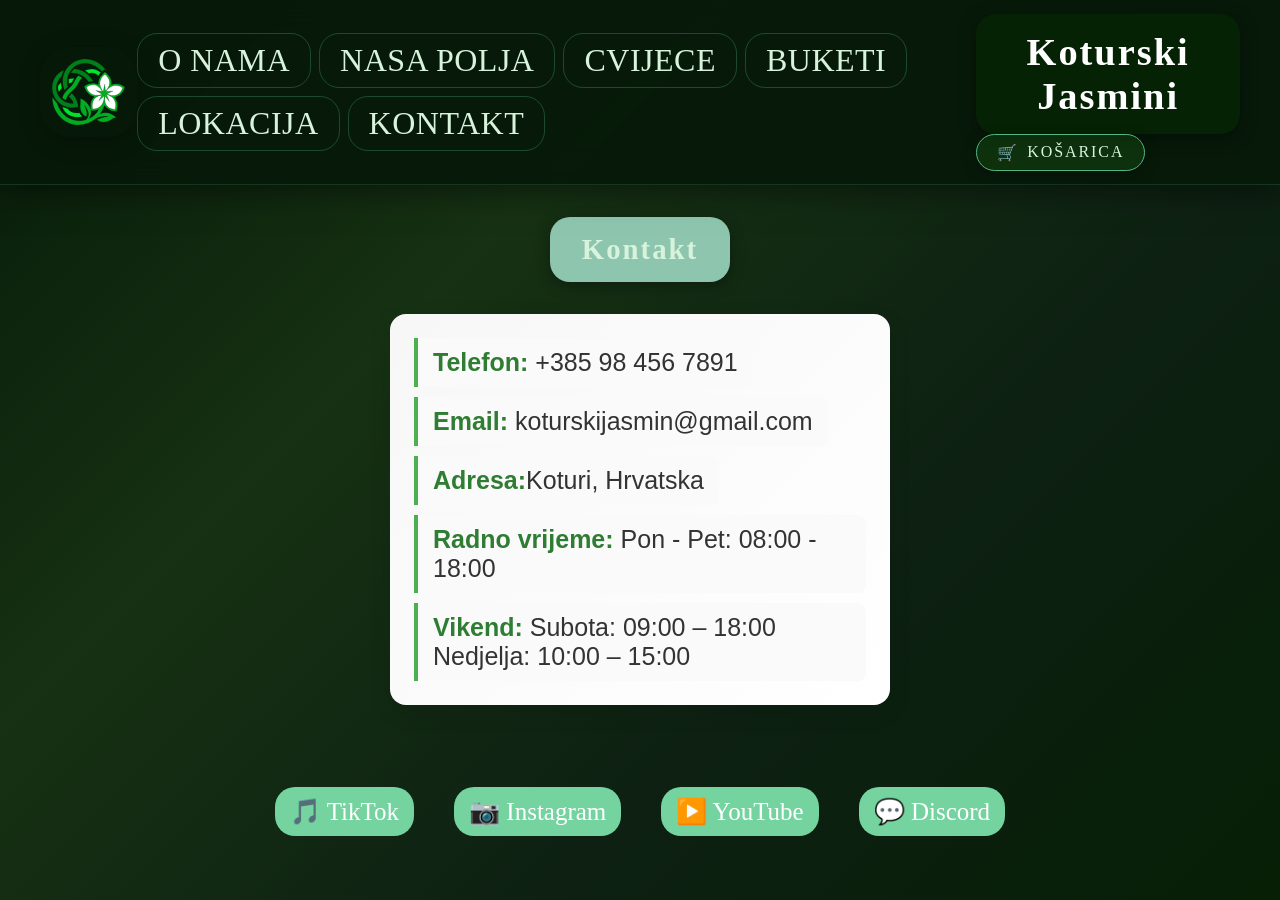
<file: Kontakt.html>
<!DOCTYPE html>
<head>
    <meta charset="UTF-8">
      <meta name="viewport" content="width=device-width, initial-scale=1.0">
    <title>Koturski Jasmini</title>
    <link rel="stylesheet" href="Koturi.css">
</head>
<body>
    <div class="top-bar">
        <img src="Koturski Jasmini logo.svg" alt="Koturski Jasmini">
    

    <nav>
        <ul>
            <li><a href="Onama.html">O nama</a></li>
            <li><a href="Nasa Polja.html">Nasa Polja</a></li>
            <li><a href="Cvijece.html">Cvijece</a></li>
            <li><a href="Buketi.html">Buketi</a></li>
            <li><a href="Lokacija.html">Lokacija</a></li>
            <li><a href="Kontakt.html">Kontakt</a></li>
        </ul>
    </nav>
             <div>
    <h1> <a href="index.html">Koturski Jasmini</a> </h1>
      <a href="Kosarica.html" class="kosarica-gumb">
        🛒 <span>Košarica</span>
    </a>
    </div>
</div>
<h2>Kontakt</h2>
<div class="kontakt-info">
    <p><strong>Telefon:</strong> +385 98 456 7891</p>
    <p><strong>Email:</strong> koturskijasmin@gmail.com</p>
    <p><strong>Adresa:</strong>Koturi, Hrvatska</p>
    <p><strong>Radno vrijeme:</strong> Pon - Pet: 08:00 - 18:00 </p>
    <p><strong>Vikend:</strong> Subota: 09:00 – 18:00 Nedjelja: 10:00 – 15:00</p>
</div>
   <div class="instegram">  <a href="https://www.tiktok.com/@koturski.jasmini?is_from_webapp=1&sender_device=pc" target="_blank" class="social">
    🎵 TikTok
</a>
<a href="https://www.instagram.com/koturski.jasmini/" target="_blank" class="social">
    📷 Instagram
</a>
   <a href="https://youtube.com/@koturskijasmini?si=X8jKes7FyDPJsLow" target="_blank" class="social">
    ▶️ YouTube
</a>

<a href="https://discord.gg/NqhAjT54wv" target="_blank" class="social">
    💬 Discord
</a>
   </div>
</file>
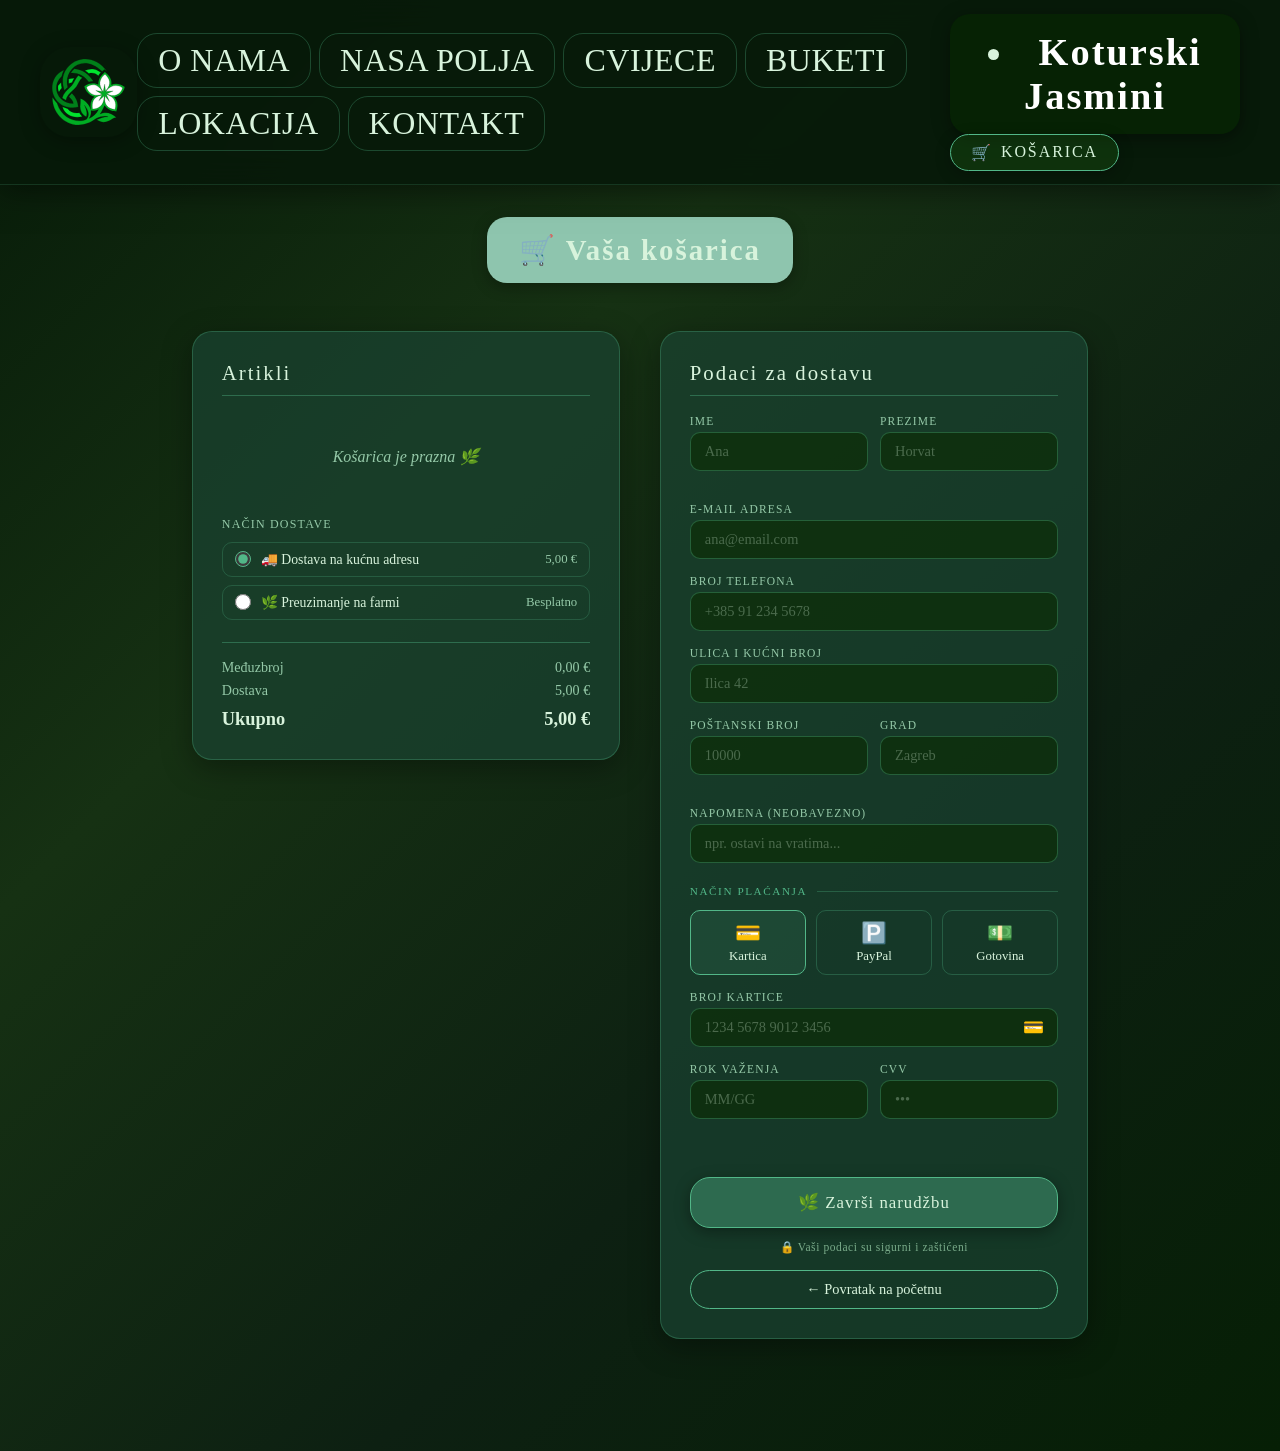
<file: Kosarica.html>
<!DOCTYPE html>
<head>

    <meta charset="UTF-8">
    <meta name="viewport" content="width=device-width, initial-scale=1.0">
    <title>Koturski Jasmini</title>
    <link rel="stylesheet" href="Koturi.css">
</head>

<body>
    <div class="top-bar">
        <img src="Koturski Jasmini logo.svg" alt="Koturski Jasmini">
    

    <nav>
        <ul>
            <li><a href="Onama.html">O nama</a></li>
            <li><a href="Nasa Polja.html">Nasa Polja</a></li>
            <li><a href="Cvijece.html">Cvijece</a></li>
            <li><a href="Buketi.html">Buketi</a></li>
            <li><a href="Lokacija.html">Lokacija</a></li>
            <li><a href="Kontakt.html">Kontakt</a></li>
    
        </ul>
     
    </nav>
           <div>
    <h1> <li><a href="index.html">Koturski Jasmini</a></li> </h1>
    <a href="Kosarica.html" class="kosarica-gumb">
        🛒 <span>Košarica</span>
    </a>
</div>
    </div>
</div>
  <h2>🛒 Vaša košarica</h2>
 
    <!-- ── Glavna sekcija ── -->
    <div class="kosarica-stranica" id="kosarica-stranica">
 
        <!-- LIJEVO: Košarica -->
        <div class="kosarica-odjeljak">
            <h3 class="sekcija-naslov">Artikli</h3>
 
            <div id="artikli-lista">
 
                <div class="artikl" data-cijena="45" data-naziv="Crvene ruže">
                    <div class="artikl-emoji">🌹</div>
                    <div class="artikl-info">
                        <div class="artikl-naziv">Crvene ruže</div>
                        <div class="artikl-cijena-kom">45,00 € / kom</div>
                    </div>
                    <div class="kolicina-ctrl">
                        <button onclick="promijeniKolicinu(this, -1)">−</button>
                        <span class="kolicina-broj">1</span>
                        <button onclick="promijeniKolicinu(this, 1)">+</button>
                    </div>
                    <div class="artikl-ukupno">45,00 €</div>
                    <button class="ukloni-gumb" onclick="ukloniArtikl(this)" title="Ukloni">✕</button>
                </div>
 
                <div class="artikl" data-cijena="38" data-naziv="Bijeli ljiljani">
                    <div class="artikl-emoji">🌷</div>
                    <div class="artikl-info">
                        <div class="artikl-naziv">Bijeli ljiljani</div>
                        <div class="artikl-cijena-kom">38,00 € / kom</div>
                    </div>
                    <div class="kolicina-ctrl">
                        <button onclick="promijeniKolicinu(this, -1)">−</button>
                        <span class="kolicina-broj">1</span>
                        <button onclick="promijeniKolicinu(this, 1)">+</button>
                    </div>
                    <div class="artikl-ukupno">38,00 €</div>
                    <button class="ukloni-gumb" onclick="ukloniArtikl(this)" title="Ukloni">✕</button>
                </div>
 
                <div class="artikl" data-cijena="52" data-naziv="Proljetni mix">
                    <div class="artikl-emoji">💐</div>
                    <div class="artikl-info">
                        <div class="artikl-naziv">Proljetni mix</div>
                        <div class="artikl-cijena-kom">52,00 € / kom</div>
                    </div>
                    <div class="kolicina-ctrl">
                        <button onclick="promijeniKolicinu(this, -1)">−</button>
                        <span class="kolicina-broj">1</span>
                        <button onclick="promijeniKolicinu(this, 1)">+</button>
                    </div>
                    <div class="artikl-ukupno">52,00 €</div>
                    <button class="ukloni-gumb" onclick="ukloniArtikl(this)" title="Ukloni">✕</button>
                </div>
 
            </div>
 
            <p class="prazna-kosarica" id="prazna-poruka">Košarica je prazna 🌿</p>
 
            <!-- Dostava -->
            <div class="dostava-opcije">
                <span class="dostava-label">Način dostave</span>
                <div class="dostava-radio">
                    <label>
                        <input type="radio" name="dostava" value="5" checked onchange="azurirajZbroj()">
                        🚚 Dostava na kućnu adresu
                        <span class="dostava-cijena">5,00 €</span>
                    </label>
                    <label>
                        <input type="radio" name="dostava" value="0" onchange="azurirajZbroj()">
                        🌿 Preuzimanje na farmi
                        <span class="dostava-cijena">Besplatno</span>
                    </label>
                </div>
            </div>
 
            <!-- Zbroj -->
            <div class="kosarica-zbroj">
                <div class="zbroj-redak">
                    <span>Međuzbroj</span>
                    <span id="medjuzbroj">135,00 €</span>
                </div>
                <div class="zbroj-redak">
                    <span>Dostava</span>
                    <span id="dostava-iznos">5,00 €</span>
                </div>
                <div class="zbroj-ukupno">
                    <span>Ukupno</span>
                    <span id="ukupno">140,00 €</span>
                </div>
            </div>
        </div>
 
        <!-- DESNO: Obrazac za plaćanje -->
        <div class="placanje-odjeljak">
            <h3 class="sekcija-naslov">Podaci za dostavu</h3>
 
            <div class="forma-red">
                <div class="forma-grupa">
                    <label class="forma-label">Ime</label>
                    <input type="text" class="forma-input" placeholder="Ana" id="ime">
                </div>
                <div class="forma-grupa">
                    <label class="forma-label">Prezime</label>
                    <input type="text" class="forma-input" placeholder="Horvat" id="prezime">
                </div>
            </div>
 
            <div class="forma-grupa">
                <label class="forma-label">E-mail adresa</label>
                <input type="email" class="forma-input" placeholder="ana@email.com" id="email">
            </div>
 
            <div class="forma-grupa">
                <label class="forma-label">Broj telefona</label>
                <input type="tel" class="forma-input" placeholder="+385 91 234 5678" id="telefon">
            </div>
 
            <div class="forma-grupa">
                <label class="forma-label">Ulica i kućni broj</label>
                <input type="text" class="forma-input" placeholder="Ilica 42" id="adresa">
            </div>
 
            <div class="forma-red">
                <div class="forma-grupa">
                    <label class="forma-label">Poštanski broj</label>
                    <input type="text" class="forma-input" placeholder="10000" id="postanski">
                </div>
                <div class="forma-grupa">
                    <label class="forma-label">Grad</label>
                    <input type="text" class="forma-input" placeholder="Zagreb" id="grad">
                </div>
            </div>
 
            <div class="forma-grupa">
                <label class="forma-label">Napomena (neobavezno)</label>
                <input type="text" class="forma-input" placeholder="npr. ostavi na vratima..." id="napomena">
            </div>
 
            <!-- Način plaćanja -->
            <div class="forma-razdjelnik">Način plaćanja</div>
 
            <div class="nacin-placanja">
                <button class="placanje-opcija aktivan" onclick="odaberiPlacanje(this, 'kartica')">
                    <span class="opcija-ikona">💳</span>
                    Kartica
                </button>
                <button class="placanje-opcija" onclick="odaberiPlacanje(this, 'paypal')">
                    <span class="opcija-ikona">🅿️</span>
                    PayPal
                </button>
                <button class="placanje-opcija" onclick="odaberiPlacanje(this, 'gotovina')">
                    <span class="opcija-ikona">💵</span>
                    Gotovina
                </button>
            </div>
 
            <!-- Podaci kartice -->
            <div id="kartica-polja">
                <div class="forma-grupa">
                    <label class="forma-label">Broj kartice</label>
                    <div class="input-s-ikonom">
                        <input type="text" class="forma-input" placeholder="1234 5678 9012 3456"
                               id="kartica-broj" maxlength="19"
                               oninput="formatirajKarticu(this)">
                        <span class="input-ikona">💳</span>
                    </div>
                </div>
                <div class="forma-red">
                    <div class="forma-grupa">
                        <label class="forma-label">Rok važenja</label>
                        <input type="text" class="forma-input" placeholder="MM/GG"
                               id="kartica-datum" maxlength="5"
                               oninput="formatirajDatum(this)">
                    </div>
                    <div class="forma-grupa">
                        <label class="forma-label">CVV</label>
                        <input type="password" class="forma-input" placeholder="•••"
                               id="kartica-cvv" maxlength="3">
                    </div>
                </div>
            </div>
 
            <!-- PayPal poruka -->
            <div id="paypal-poruka" style="display:none; text-align:center; padding:1rem; color:#95c9a8; font-style:italic; font-size:0.9rem;">
                Nakon klika na "Završi narudžbu" bit ćete preusmjereni na PayPal.
            </div>
 
            <!-- Gotovina poruka -->
            <div id="gotovina-poruka" style="display:none; text-align:center; padding:1rem; color:#95c9a8; font-style:italic; font-size:0.9rem;">
                Plaćate pri preuzimanju ili dostavi.
            </div>
 
            <button class="naruciti-gumb" onclick="posaljiNarudzbu()">
                🌿 Završi narudžbu
            </button>
 
            <p class="sigurnost-napomena">🔒 Vaši podaci su sigurni i zaštićeni</p>
            <a href="index.html" class="povratak-gumb" style="display:block; text-align:center; margin-top:1rem;">← Povratak na početnu</a>

        </div>
 
    </div><!-- /kosarica-stranica -->
 
    <!-- ── Potvrda narudžbe ── -->
    <div class="potvrda-odjeljak" id="potvrda">
        <div class="potvrda-ikona">🌹</div>
        <h2 class="potvrda-naslov">Hvala na narudžbi!</h2>
        <p class="potvrda-tekst">
            Vaša narudžba je primljena.<br>
            Potvrdu ćemo poslati na vašu e-mail adresu.<br>
            <strong style="color:#d8f3dc;">Koturski Jasmini</strong> se vesele što će uljepšati vaš dan. 🌿
        </p>
        <a href="index.html" class="povratak-gumb">← Povratak na početnu</a>
    </div>
 
      <script>
        function promijeniKolicinu(btn, delta) {
            const artikl = btn.closest('.artikl');
            const span   = artikl.querySelector('.kolicina-broj');
            const cijena = parseFloat(artikl.dataset.cijena);
            let kol = parseInt(span.textContent) + delta;
            if (kol < 1) kol = 1;
            span.textContent = kol;
            artikl.querySelector('.artikl-ukupno').textContent =
                (cijena * kol).toFixed(2).replace('.', ',') + ' €';
            azurirajZbroj();
        }
 
        function ukloniArtikl(btn) {
            const artikl = btn.closest('.artikl');
            artikl.style.opacity = '0';
            artikl.style.transform = 'translateX(20px)';
            artikl.style.transition = 'all 0.3s ease';
            setTimeout(() => {
                artikl.remove();
                azurirajZbroj();
                provjeriPraznu();
            }, 300);
        }
 
        function provjeriPraznu() {
            const lista = document.querySelectorAll('.artikl');
            document.getElementById('prazna-poruka').style.display =
                lista.length === 0 ? 'block' : 'none';
        }
 
        function azurirajZbroj() {
            let medjuzbroj = 0;
            document.querySelectorAll('.artikl').forEach(a => {
                const cijena = parseFloat(a.dataset.cijena);
                const kol    = parseInt(a.querySelector('.kolicina-broj').textContent);
                medjuzbroj  += cijena * kol;
            });
 
            const dostavaRadio = document.querySelector('input[name="dostava"]:checked');
            const dostava = dostavaRadio ? parseFloat(dostavaRadio.value) : 5;
            const ukupno  = medjuzbroj + dostava;
 
            document.getElementById('medjuzbroj').textContent =
                medjuzbroj.toFixed(2).replace('.', ',') + ' €';
            document.getElementById('dostava-iznos').textContent =
                dostava === 0 ? 'Besplatno' : dostava.toFixed(2).replace('.', ',') + ' €';
            document.getElementById('ukupno').textContent =
                ukupno.toFixed(2).replace('.', ',') + ' €';
        }
 
        function odaberiPlacanje(btn, tip) {
            document.querySelectorAll('.placanje-opcija').forEach(b => b.classList.remove('aktivan'));
            btn.classList.add('aktivan');
            document.getElementById('kartica-polja').style.display   = tip === 'kartica'  ? 'block' : 'none';
            document.getElementById('paypal-poruka').style.display   = tip === 'paypal'   ? 'block' : 'none';
            document.getElementById('gotovina-poruka').style.display = tip === 'gotovina' ? 'block' : 'none';
        }
 
        function formatirajKarticu(input) {
            let v = input.value.replace(/\D/g, '').substring(0, 16);
            input.value = v.match(/.{1,4}/g)?.join(' ') || v;
        }
 
        function formatirajDatum(input) {
            let v = input.value.replace(/\D/g, '').substring(0, 4);
            if (v.length >= 2) v = v.substring(0,2) + '/' + v.substring(2);
            input.value = v;
        }
 
        function posaljiNarudzbu() {
            const ime    = document.getElementById('ime').value.trim();
            const email  = document.getElementById('email').value.trim();
            const adresa = document.getElementById('adresa').value.trim();
            const grad   = document.getElementById('grad').value.trim();
 
            if (!ime || !email || !adresa || !grad) {
                alert('Molimo ispunite sva obavezna polja (ime, e-mail, adresa, grad).');
                return;
            }
 
            const stranica = document.getElementById('kosarica-stranica');
            stranica.style.transition = 'opacity 0.4s';
            stranica.style.opacity    = '0';
            setTimeout(() => {
                stranica.style.display = 'none';
                const potvrda = document.getElementById('potvrda');
                potvrda.style.display = 'block';
                potvrda.style.animation = 'fadeIn 0.5s ease both';
            }, 400);
        }
 
        // ── Učitaj artikle iz sessionStorage (dodani na stranici Buketi) ──
        function ucitajKosaricu() {
            const lista = document.getElementById('artikli-lista');
            lista.innerHTML = '';
            const kosarica = JSON.parse(sessionStorage.getItem('kosarica') || '[]');
 
            kosarica.forEach(artikl => {
                const div = document.createElement('div');
                div.className = 'artikl';
                div.dataset.cijena = artikl.cijena;
                div.dataset.naziv  = artikl.naziv;
                div.innerHTML = `
                    <div class="artikl-emoji">${artikl.emoji}</div>
                    <div class="artikl-info">
                        <div class="artikl-naziv">${artikl.naziv}</div>
                        <div class="artikl-cijena-kom">${artikl.cijena.toFixed(2).replace('.', ',')} € / kom</div>
                    </div>
                    <div class="kolicina-ctrl">
                        <button onclick="promijeniKolicinu(this, -1)">−</button>
                        <span class="kolicina-broj">${artikl.kolicina}</span>
                        <button onclick="promijeniKolicinu(this, 1)">+</button>
                    </div>
                    <div class="artikl-ukupno">${(artikl.cijena * artikl.kolicina).toFixed(2).replace('.', ',')} €</div>
                    <button class="ukloni-gumb" onclick="ukloniArtikl(this)" title="Ukloni">✕</button>
                `;
                lista.appendChild(div);
            });
 
            provjeriPraznu();
            azurirajZbroj();
        }
 
        // ── Spremi stanje košarice nazad u sessionStorage ──
        function spremiKosaricu() {
            const artikli = [];
            document.querySelectorAll('.artikl').forEach(a => {
                artikli.push({
                    naziv:    a.querySelector('.artikl-naziv').textContent,
                    cijena:   parseFloat(a.dataset.cijena),
                    emoji:    a.querySelector('.artikl-emoji').textContent,
                    kolicina: parseInt(a.querySelector('.kolicina-broj').textContent)
                });
            });
            sessionStorage.setItem('kosarica', JSON.stringify(artikli));
        }
 
        // ── Ažuriranje količine ──
        function promijeniKolicinu(btn, delta) {
            const artikl = btn.closest('.artikl');
            const span   = artikl.querySelector('.kolicina-broj');
            const cijena = parseFloat(artikl.dataset.cijena);
            let kol = parseInt(span.textContent) + delta;
            if (kol < 1) kol = 1;
            span.textContent = kol;
            artikl.querySelector('.artikl-ukupno').textContent =
                (cijena * kol).toFixed(2).replace('.', ',') + ' €';
            azurirajZbroj();
            spremiKosaricu();
        }
 
        // ── Uklanjanje artikla ──
        function ukloniArtikl(btn) {
            const artikl = btn.closest('.artikl');
            artikl.style.opacity = '0';
            artikl.style.transform = 'translateX(20px)';
            artikl.style.transition = 'all 0.3s ease';
            setTimeout(() => {
                artikl.remove();
                azurirajZbroj();
                provjeriPraznu();
                spremiKosaricu();
            }, 300);
        }
 
        function provjeriPraznu() {
            const lista = document.querySelectorAll('.artikl');
            document.getElementById('prazna-poruka').style.display =
                lista.length === 0 ? 'block' : 'none';
        }
 
        function azurirajZbroj() {
            let medjuzbroj = 0;
            document.querySelectorAll('.artikl').forEach(a => {
                const cijena = parseFloat(a.dataset.cijena);
                const kol    = parseInt(a.querySelector('.kolicina-broj').textContent);
                medjuzbroj  += cijena * kol;
            });
 
            const dostavaRadio = document.querySelector('input[name="dostava"]:checked');
            const dostava = dostavaRadio ? parseFloat(dostavaRadio.value) : 5;
            const ukupno  = medjuzbroj + dostava;
 
            document.getElementById('medjuzbroj').textContent =
                medjuzbroj.toFixed(2).replace('.', ',') + ' €';
            document.getElementById('dostava-iznos').textContent =
                dostava === 0 ? 'Besplatno' : dostava.toFixed(2).replace('.', ',') + ' €';
            document.getElementById('ukupno').textContent =
                ukupno.toFixed(2).replace('.', ',') + ' €';
        }
 
        function odaberiPlacanje(btn, tip) {
            document.querySelectorAll('.placanje-opcija').forEach(b => b.classList.remove('aktivan'));
            btn.classList.add('aktivan');
            document.getElementById('kartica-polja').style.display   = tip === 'kartica'  ? 'block' : 'none';
            document.getElementById('paypal-poruka').style.display   = tip === 'paypal'   ? 'block' : 'none';
            document.getElementById('gotovina-poruka').style.display = tip === 'gotovina' ? 'block' : 'none';
        }
 
        function formatirajKarticu(input) {
            let v = input.value.replace(/\D/g, '').substring(0, 16);
            input.value = v.match(/.{1,4}/g)?.join(' ') || v;
        }
 
        function formatirajDatum(input) {
            let v = input.value.replace(/\D/g, '').substring(0, 4);
            if (v.length >= 2) v = v.substring(0,2) + '/' + v.substring(2);
            input.value = v;
        }
 
        function posaljiNarudzbu() {
            const ime    = document.getElementById('ime').value.trim();
            const email  = document.getElementById('email').value.trim();
            const adresa = document.getElementById('adresa').value.trim();
            const grad   = document.getElementById('grad').value.trim();
 
            if (!ime || !email || !adresa || !grad) {
                alert('Molimo ispunite sva obavezna polja (ime, e-mail, adresa, grad).');
                return;
            }
 
            sessionStorage.removeItem('kosarica');
 
            const stranica = document.getElementById('kosarica-stranica');
            stranica.style.transition = 'opacity 0.4s';
            stranica.style.opacity    = '0';
            setTimeout(() => {
                stranica.style.display = 'none';
                const potvrda = document.getElementById('potvrda');
                potvrda.style.display = 'block';
                potvrda.style.animation = 'fadeIn 0.5s ease both';
            }, 400);
        }
 
        // Pokretanje — učitaj košaricu iz sessionStorage
        ucitajKosaricu();
    </script>
 
</body>
</html>
</file>
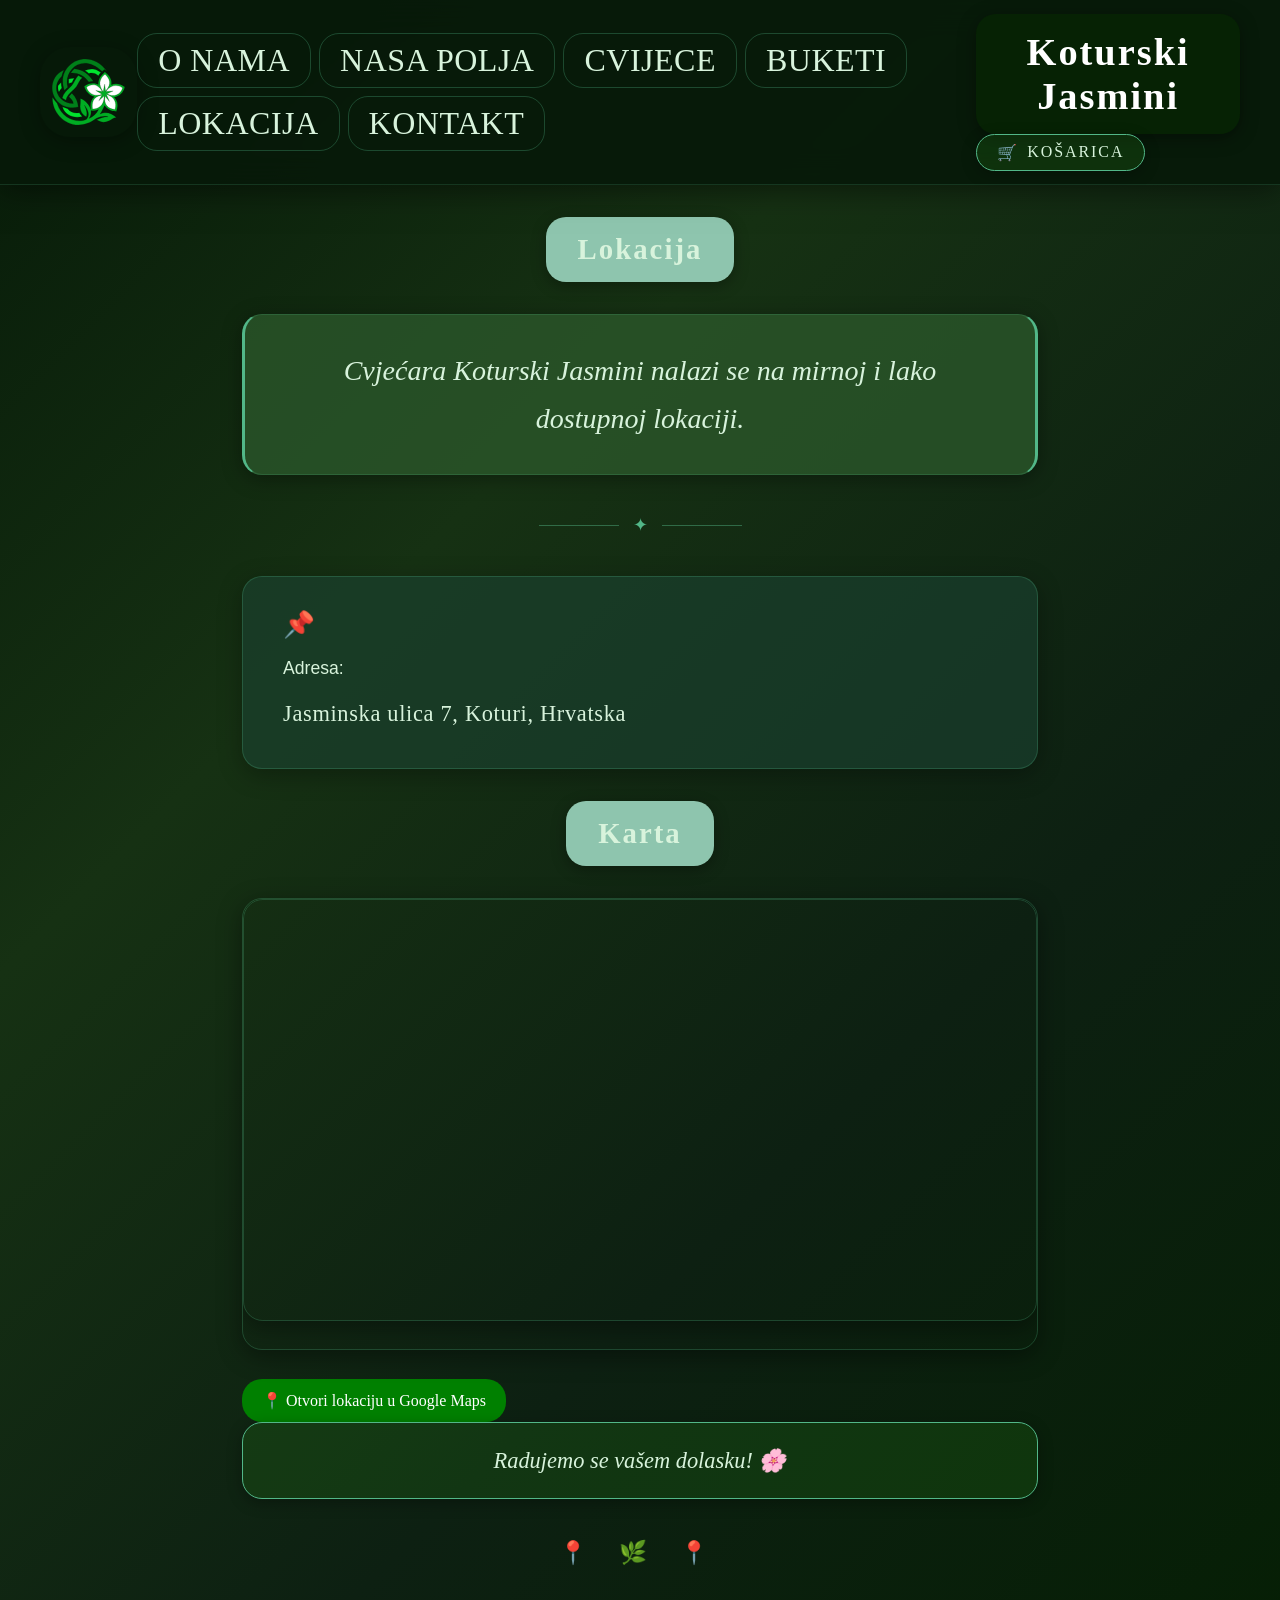
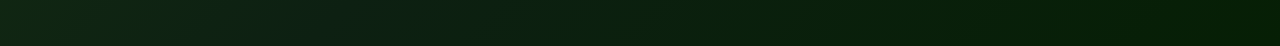
<file: Lokacija.html>
<!DOCTYPE html>
<head>
    <meta charset="UTF-8">
    <meta name="viewport" content="width=device-width, initial-scale=1.0">
      <title>Koturski Jasmini - Cvjećarna u Hrvatskom Zagorju | Svježe Cvijeće i Buketi</title>
    <meta name="description" content="Koturski Jasmini je vaša omiljena cvjećarna u Koturima, Hrvatsko Zagorje. Nudimo svježe cvijeće, ručno izrađene bukete i dostavu. Posjetite nas za najljepše cvjetne aranžmane.">
    <meta name="keywords" content="cvjećarna, cvijeće, buketi, kupnja cvijeća, Hrvatsko Zagorje, Koturi, dostava cvijeća, svježe cvijeće, lavanda, ruže, vjenčani buketi">
    <meta name="author" content="Koturski Jasmini">
    <link rel="canonical" href="https://kolega08.github.io/Koturski_Jasmini/">

    <meta name="geo.region" content="HR-04" 
    <meta name="geo.placename" content="Koturi" >
    <meta name="geo.position" content="46°07'11.7";15°42'28.2"> 
    <meta name="ICBM" content="46°07'11.7", 15°42'28.2">


    <meta property="og:type" content="website">
    <meta property="og:url" content="https://kolega08.github.io/Koturski_Jasmini/">
    <meta property="og:title" content="Koturski Jasmini - Cvjećarna u Hrvatskom Zagorju">
    <meta property="og:description" content="Svježe cvijeće i buketi iz naših polja u Koturima. Kvaliteta koja se vidi.">
    <link rel="stylesheet" href="Koturi.css">
</head>
<body>
    <div class="top-bar">
        <img src="Koturski Jasmini logo.svg" alt="Koturski Jasmini">
    

    <nav>
        <ul>
            <li><a href="Onama.html">O nama</a></li>
            <li><a href="Nasa Polja.html">Nasa Polja</a></li>
            <li><a href="Cvijece.html">Cvijece</a></li>
            <li><a href="Buketi.html">Buketi</a></li>
            <li><a href="Lokacija.html">Lokacija</a></li>
            <li><a href="Kontakt.html">Kontakt</a></li>
        </ul>
    </nav>
             <div>
    <h1> <a href="index.html">Koturski Jasmini</a></li> </h1>
      <a href="Kosarica.html" class="kosarica-gumb">
        🛒 <span>Košarica</span>
    </a>
    </div>
</div>
<h2>Lokacija</h2>
  <div class="onama-wrapper">
 
        <div class="onama-citat">
            Cvjećara Koturski Jasmini nalazi se na mirnoj i lako dostupnoj lokaciji.
        </div>
 
        <div class="onama-razdjelnik"><span>✦</span></div>
 
        <!-- Adresa -->
        <div class="lokacija-adresa">
            <span class="blok-ikona">📌</span>
            <p>Adresa:</p>
            <p class="adresa-tekst">Jasminska ulica 7, Koturi, Hrvatska</p>
        </div>
<h2 class="booking-subtitle section__title stack-top">Karta</h2>
        <div class="lokacija-mapa">

        <div class="lokacija-mapa">
               
          <iframe class="map-frame" title="Lokacija na Google karti"src="https://www.google.com/maps/embed?pb=!1m18!1m12!1m3!1d4290.872623391129!2d15.70450126406416!3d46.11986063132111!2m3!1f0!2f0!3f0!3m2!1i1024!2i768!4f13.1!3m3!1m2!1s0x476595001b3c1e47%3A0x6648c14eda5b3a37!2sKoturski%20Jasmini!5e1!3m2!1shr!2shr!4v1779302818879!5m2!1shr!2shr" width="600" height="450" style="border:0;" allowfullscreen="" loading="lazy" referrerpolicy="no-referrer-when-downgrade"></iframe>
        </div>
        </div>
<a href="https://maps.app.goo.gl/brUeqacXBB5uB79E6" target="_blank" class="gumb-lokacija">
  📍 Otvori lokaciju u Google Maps
</a>
      <br>
        <div class="lokacija-tagline">
            Radujemo se vašem dolasku! 🌸
        </div>
 
        <div class="onama-cvjetovi">📍 🌿 📍</div>
 
    </div>
</file>
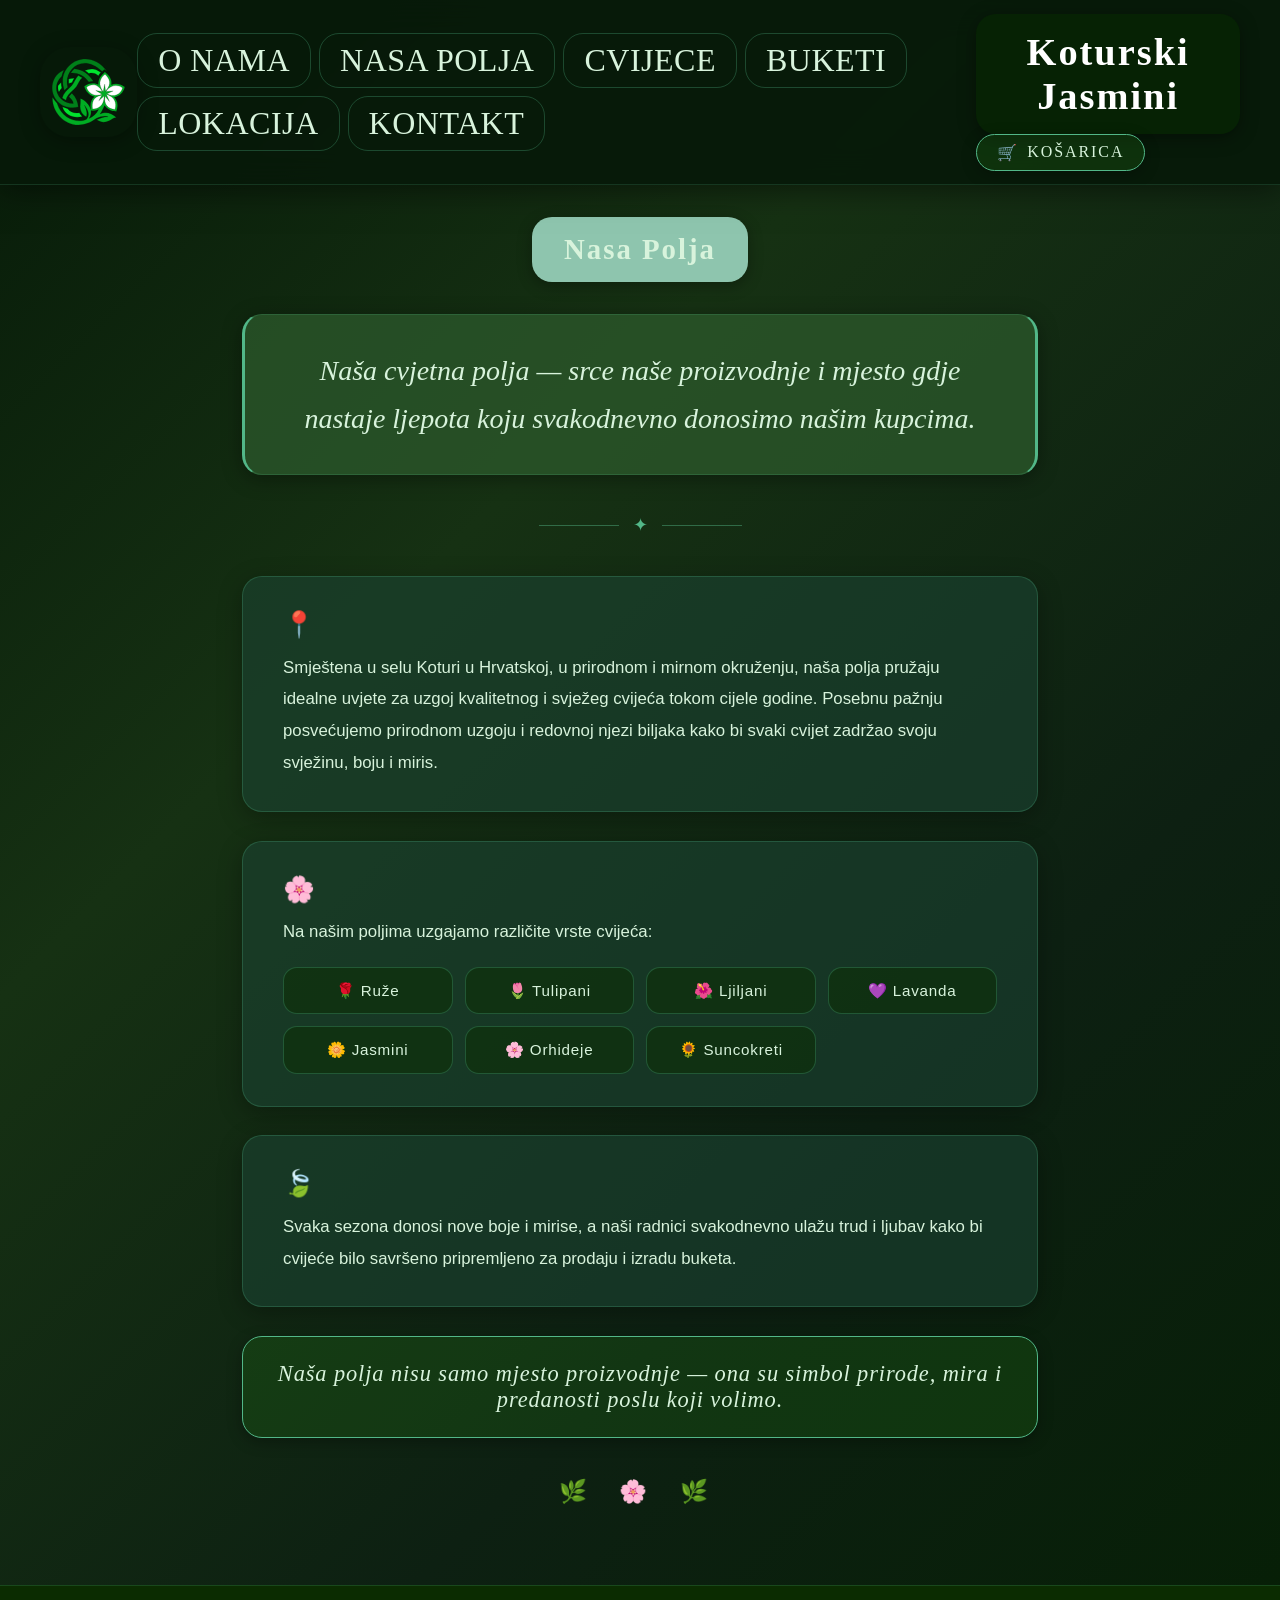
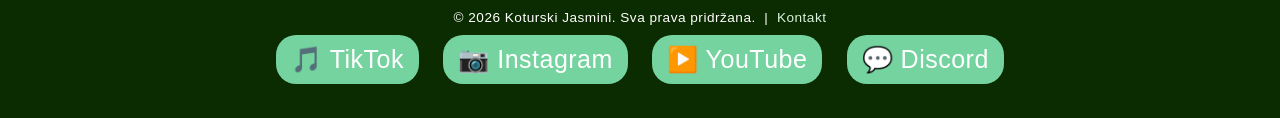
<file: Nasa Polja.html>
<!DOCTYPE html>
<head>
    <meta charset="UTF-8">
    <meta name="viewport" content="width=device-width, initial-scale=1.0">
      <title>Koturski Jasmini - Cvjećarna u Hrvatskom Zagorju | Svježe Cvijeće i Buketi</title>
    <meta name="description" content="Koturski Jasmini je vaša omiljena cvjećarna u Koturima, Hrvatsko Zagorje. Nudimo svježe cvijeće, ručno izrađene bukete i dostavu. Posjetite nas za najljepše cvjetne aranžmane.">
    <meta name="keywords" content="cvjećarna, cvijeće, buketi, kupnja cvijeća, Hrvatsko Zagorje, Koturi, dostava cvijeća, svježe cvijeće, lavanda, ruže, vjenčani buketi">
    <meta name="author" content="Koturski Jasmini">
    <link rel="canonical" href="https://kolega08.github.io/Koturski_Jasmini/">

    <meta name="geo.region" content="HR-04" 
    <meta name="geo.placename" content="Koturi" >
    <meta name="geo.position" content="46°07'11.7";15°42'28.2"> 
    <meta name="ICBM" content="46°07'11.7", 15°42'28.2">


    <meta property="og:type" content="website">
    <meta property="og:url" content="https://kolega08.github.io/Koturski_Jasmini/">
    <meta property="og:title" content="Koturski Jasmini - Cvjećarna u Hrvatskom Zagorju">
    <meta property="og:description" content="Svježe cvijeće i buketi iz naših polja u Koturima. Kvaliteta koja se vidi.">
    <link rel="stylesheet" href="Koturi.css">
</head>
<body>
    <div class="top-bar">
       <img src="Koturski Jasmini logo.svg" alt="Koturski Jasmini">
    

    <nav>
        <ul>
            <li><a href="Onama.html">O nama</a></li>
            <li><a href="Nasa Polja.html">Nasa Polja</a></li>
            <li><a href="Cvijece.html">Cvijece</a></li>
            <li><a href="Buketi.html">Buketi</a></li>
            <li><a href="Lokacija.html">Lokacija</a></li>
            <li><a href="Kontakt.html">Kontakt</a></li>
        </ul>
    </nav>
          <div>
    <h1> <a href="index.html">Koturski Jasmini</a></h1>
      <a href="Kosarica.html" class="kosarica-gumb">
        🛒 <span>Košarica</span>
    </a>
    </div>
</div>
<h2>Nasa Polja</h2>
 <div class="onama-wrapper">
 
        <div class="onama-citat">
            Naša cvjetna polja — srce naše proizvodnje i mjesto gdje nastaje
            ljepota koju svakodnevno donosimo našim kupcima.
        </div>
 
        <div class="onama-razdjelnik"><span>✦</span></div>

        <div class="onama-tekst-blok">
            <span class="onama-blok-ikona">📍</span>
            <p>
                Smještena u selu Koturi u Hrvatskoj, u prirodnom i mirnom okruženju,
                naša polja pružaju idealne uvjete za uzgoj kvalitetnog i svježeg cvijeća
                tokom cijele godine. Posebnu pažnju posvećujemo prirodnom uzgoju i
                redovnoj njezi biljaka kako bi svaki cvijet zadržao svoju svježinu,
                boju i miris.
            </p>
        </div>
 
        <div class="onama-tekst-blok">
            <span class="onama-blok-ikona">🌸</span>
            <p>Na našim poljima uzgajamo različite vrste cvijeća:</p>
            <div class="polja-cvijece-grid">
                <div class="polja-cvijece-kartica">🌹 Ruže</div>
                <div class="polja-cvijece-kartica">🌷 Tulipani</div>
                <div class="polja-cvijece-kartica">🌺 Ljiljani</div>
                <div class="polja-cvijece-kartica">💜 Lavanda</div>
                <div class="polja-cvijece-kartica">🌼 Jasmini</div>
                <div class="polja-cvijece-kartica">🌸 Orhideje</div>
                <div class="polja-cvijece-kartica">🌻 Suncokreti</div>
            </div>
        </div>

        <div class="onama-tekst-blok">
            <span class="onama-blok-ikona">🍃</span>
            <p>
                Svaka sezona donosi nove boje i mirise, a naši radnici svakodnevno
                ulažu trud i ljubav kako bi cvijeće bilo savršeno pripremljeno za
                prodaju i izradu buketa.
            </p>
        </div>

        <div class="onama-tagline">
            Naša polja nisu samo mjesto proizvodnje — ona su simbol prirode,
            mira i predanosti poslu koji volimo.
        </div>
 
        <div class="onama-cvjetovi">🌿 🌸 🌿</div>
 
    </div>
    <footer>
  &copy; 2026 Koturski Jasmini. Sva prava pridržana.
  &nbsp;|&nbsp;
  <a href="Kontakt.html">Kontakt</a>
  <br>
  <a href="https://www.tiktok.com/@koturski.jasmini?is_from_webapp=1&sender_device=pc" target="_blank" class="social">
    🎵 TikTok
</a>
<a href="https://www.instagram.com/koturski.jasmini/" target="_blank" class="social">
    📷 Instagram
</a>
        <a href="https://youtube.com/@koturskijasmini?si=X8jKes7FyDPJsLow" target="_blank" class="social">
    ▶️ YouTube
</a>

<a href="https://discord.gg/NqhAjT54wv" target="_blank" class="social">
    💬 Discord
</a>
</footer>
</file>
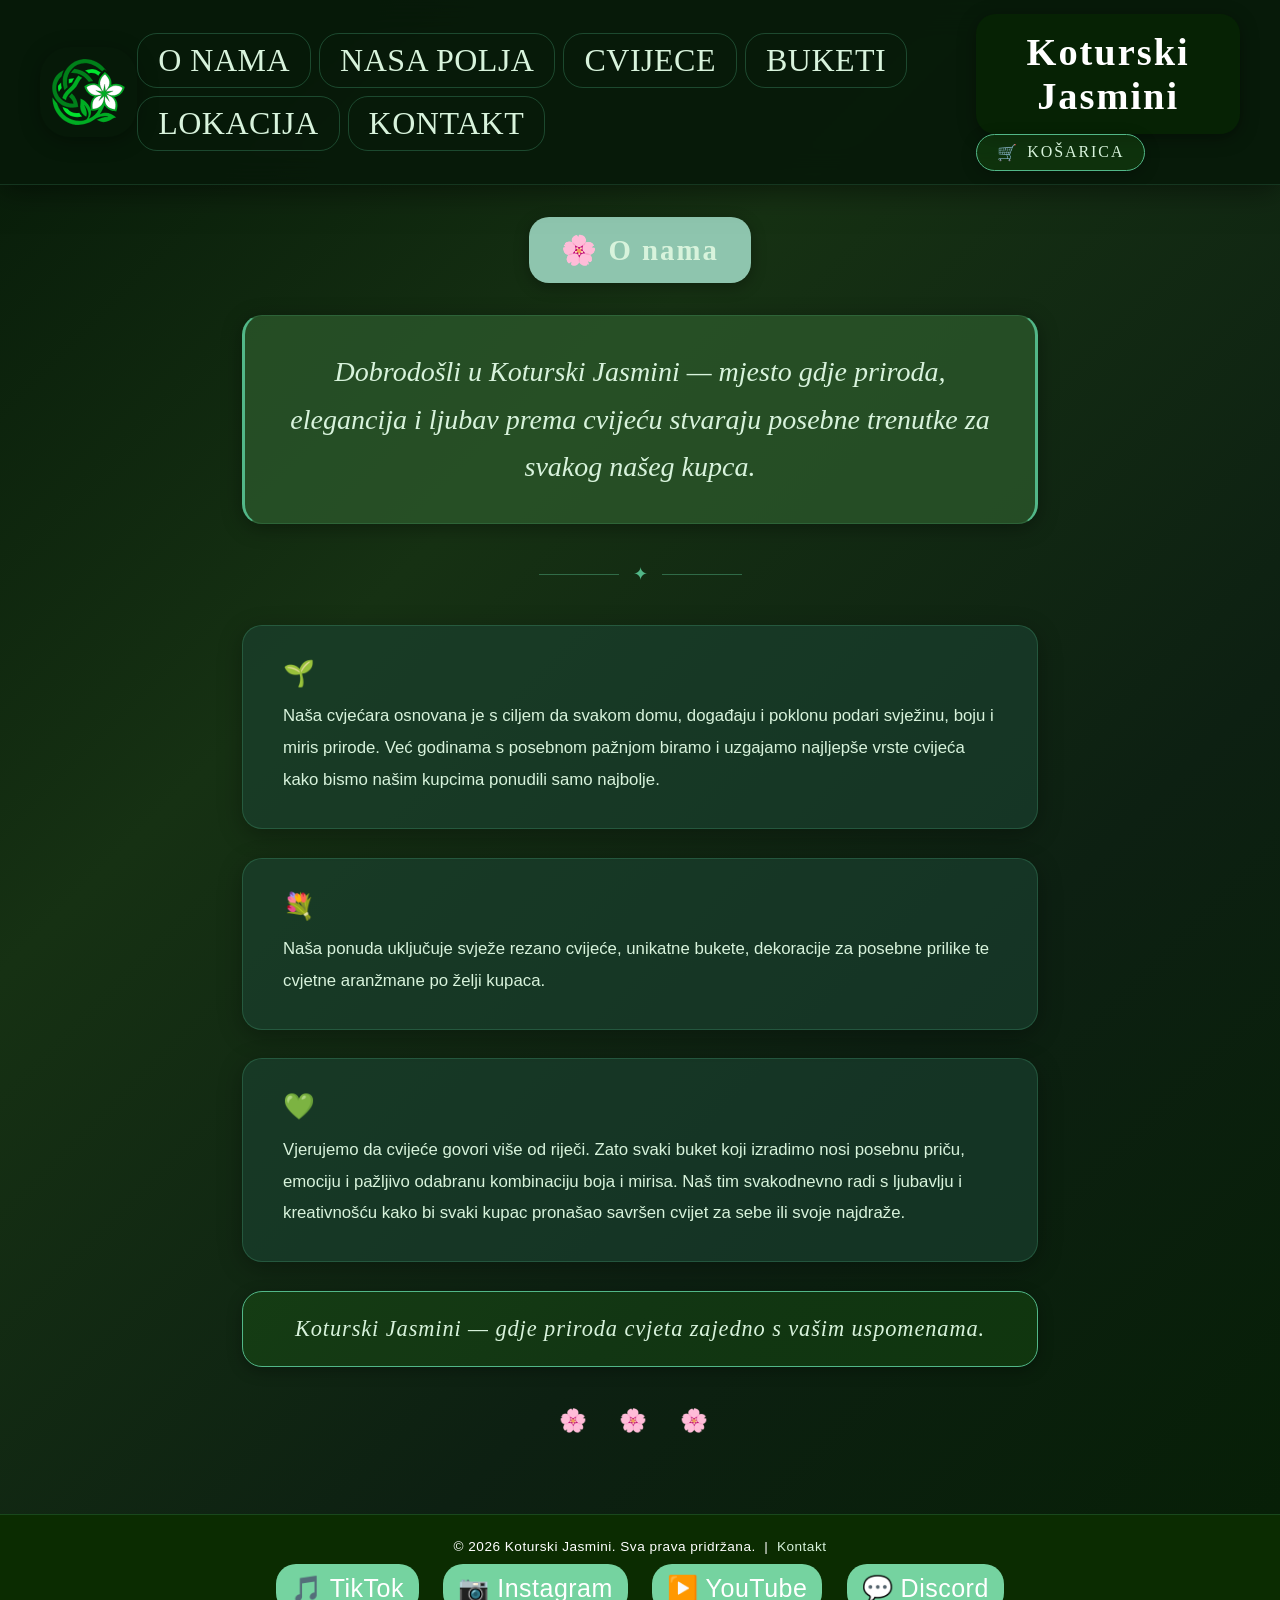
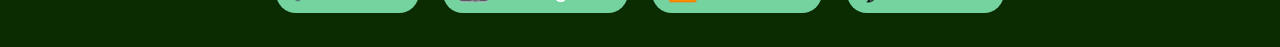
<file: Onama.html>
<!DOCTYPE html>
<head>
    <meta charset="UTF-8">
    <meta name="viewport" content="width=device-width, initial-scale=1.0">
      <title>Koturski Jasmini - Cvjećarna u Hrvatskom Zagorju | Svježe Cvijeće i Buketi</title>
    <meta name="description" content="Koturski Jasmini je vaša omiljena cvjećarna u Koturima, Hrvatsko Zagorje. Nudimo svježe cvijeće, ručno izrađene bukete i dostavu. Posjetite nas za najljepše cvjetne aranžmane.">
    <meta name="keywords" content="cvjećarna, cvijeće, buketi, kupnja cvijeća, Hrvatsko Zagorje, Koturi, dostava cvijeća, svježe cvijeće, lavanda, ruže, vjenčani buketi">
    <meta name="author" content="Koturski Jasmini">
    <link rel="canonical" href="https://kolega08.github.io/Koturski_Jasmini/">

    <meta name="geo.region" content="HR-04" 
    <meta name="geo.placename" content="Koturi" >
    <meta name="geo.position" content="46°07'11.7";15°42'28.2"> 
    <meta name="ICBM" content="46°07'11.7", 15°42'28.2">


    <meta property="og:type" content="website">
    <meta property="og:url" content="https://kolega08.github.io/Koturski_Jasmini/">
    <meta property="og:title" content="Koturski Jasmini - Cvjećarna u Hrvatskom Zagorju">
    <meta property="og:description" content="Svježe cvijeće i buketi iz naših polja u Koturima. Kvaliteta koja se vidi.">
    <link rel="stylesheet" href="Koturi.css">
</head>
<body>
    <div class="top-bar">
        <img src="Koturski Jasmini logo.svg" alt="Koturski Jasmini">
    

    <nav>
        <ul>
            <li><a href="Onama.html">O nama</a></li>
            <li><a href="Nasa Polja.html">Nasa Polja</a></li>
            <li><a href="Cvijece.html">Cvijece</a></li>
            <li><a href="Buketi.html">Buketi</a></li>
            <li><a href="Lokacija.html">Lokacija</a></li>
            <li><a href="Kontakt.html">Kontakt</a></li>
        </ul>
    </nav>
          <div>
    <h1> <a href="index.html">Koturski Jasmini</a></h1>
      <a href="Kosarica.html" class="kosarica-gumb">
        🛒 <span>Košarica</span>
    </a>
    </div>

</div>
 <h2>🌸 O nama</h2>
 
    <div class="onama-wrapper">
 
        <div class="onama-citat">
            Dobrodošli u Koturski Jasmini — mjesto gdje priroda, elegancija
            i ljubav prema cvijeću stvaraju posebne trenutke za svakog našeg kupca.
        </div>
 
        <div class="onama-razdjelnik"><span>✦</span></div>
 
        <div class="onama-tekst-blok">
            <span class="onama-blok-ikona">🌱</span>
            <p>
                Naša cvjećara osnovana je s ciljem da svakom domu, događaju i poklonu
                podari svježinu, boju i miris prirode. Već godinama s posebnom pažnjom
                biramo i uzgajamo najljepše vrste cvijeća kako bismo našim kupcima ponudili
                samo najbolje.
            </p>
        </div>
 
        <div class="onama-tekst-blok">
            <span class="onama-blok-ikona">💐</span>
            <p>
                Naša ponuda uključuje svježe rezano cvijeće, unikatne bukete, dekoracije
                za posebne prilike te cvjetne aranžmane po želji kupaca.
            </p>
        </div>
 
        <div class="onama-tekst-blok">
            <span class="onama-blok-ikona">💚</span>
            <p>
                Vjerujemo da cvijeće govori više od riječi. Zato svaki buket koji izradimo
                nosi posebnu priču, emociju i pažljivo odabranu kombinaciju boja i mirisa.
                Naš tim svakodnevno radi s ljubavlju i kreativnošću kako bi svaki kupac
                pronašao savršen cvijet za sebe ili svoje najdraže.
            </p>
        </div>
 
        <div class="onama-tagline">
            Koturski Jasmini — gdje priroda cvjeta zajedno s vašim uspomenama.
        </div>
 
        <div class="onama-cvjetovi">🌸 🌸 🌸</div>
 
    </div>
    
    <footer>
  &copy; 2026 Koturski Jasmini. Sva prava pridržana.
  &nbsp;|&nbsp;
  <a href="Kontakt.html">Kontakt</a>
  <br>
  <a href="https://www.tiktok.com/@koturski.jasmini?is_from_webapp=1&sender_device=pc" target="_blank" class="social">
    🎵 TikTok
</a>
<a href="https://www.instagram.com/koturski.jasmini/" target="_blank" class="social">
    📷 Instagram
</a>
        <a href="https://youtube.com/@koturskijasmini?si=X8jKes7FyDPJsLow" target="_blank" class="social">
    ▶️ YouTube
</a>

<a href="https://discord.gg/NqhAjT54wv" target="_blank" class="social">
    💬 Discord
</a>
</footer>
</file>
<file: Koturi.css>
/* ═══════════════════════════════════════
   GOOGLE FONTS — dodaj u <head>:
   <link rel="preconnect" href="https://fonts.googleapis.com">
   <link href="https://fonts.googleapis.com/css2?family=Cormorant+Garamond:wght@300;400;600&family=Jost:wght@300;400&display=swap" rel="stylesheet">
═══════════════════════════════════════ */


/* ── RESET ── */
*, *::before, *::after {
  box-sizing: border-box;
  margin: 0;
  padding: 0;
}

:root {
  --zelena-tamna:    #0b2c01;
  --zelena-srednja:  #8ec5ae;
  --zelena-panel:    #2d6a4f;
  --zelena-svijetla: #52b788;
  --zelena-mint:     #d8f3dc;
  --zelena-muted:    #95c9a8;
  --zelena-link:     #4a6644;
  --buket-tamna:     #2c3a28;
  --buket-srednja:   #6a7d62;
  --buket-linija:    #d4ddc8;
  --font-serif:      'Cormorant Garamond', Georgia, serif;
  --font-jost:       'Jost', Arial, sans-serif;
}

/* ══════════════════════════════════════
   BODY & BACKGROUND
══════════════════════════════════════ */
html { scroll-behavior: smooth; }

body {
  font-family: var(--font-serif);
background: linear-gradient(135deg, #061a08, #163113, #0d2012, #061f05);
  min-height: 100vh;
  color: var(--zelena-mint);
  overflow-x: hidden;
}

/* Animated background gradient */
body::before {
  content: '';
  
  inset: 0;
  background:
    radial-gradient(ellipse 80% 60% at 10% 20%, rgba(27,67,50,0.9) 0%, transparent 60%),
    radial-gradient(ellipse 60% 80% at 90% 80%, rgba(11,44,1,0.95) 0%, transparent 60%),
    radial-gradient(ellipse 100% 100% at 50% 50%, #0a2208 0%, #040e05 100%);
  z-index: -2;
}

/* Decorative floating petals */
body::after {
  content: '';
 
  inset: 0;
  background-image:
    radial-gradient(circle 1px at 15% 25%, rgba(82,183,136,0.15) 0%, transparent 1px),
    radial-gradient(circle 1px at 75% 15%, rgba(82,183,136,0.1) 0%, transparent 1px),
    radial-gradient(circle 1px at 45% 70%, rgba(82,183,136,0.12) 0%, transparent 1px),
    radial-gradient(circle 2px at 85% 55%, rgba(82,183,136,0.08) 0%, transparent 2px),
    radial-gradient(circle 1px at 25% 85%, rgba(82,183,136,0.1) 0%, transparent 1px);
  z-index: -1;
  pointer-events: none;
}

/* ══════════════════════════════════════
   TOP BAR
══════════════════════════════════════ */
.top-bar {
  display: flex;
  align-items: center;
  justify-content: space-between;
  padding: 0.85rem 2.5rem;
  background: rgba(7, 26, 9, 0.92);
  backdrop-filter: blur(16px);
  -webkit-backdrop-filter: blur(16px);
 
  top: 0;
  z-index: 100;
  border-bottom: 1px solid rgba(82, 183, 136, 0.18);
  box-shadow: 0 4px 30px rgba(0,0,0,0.5);
}

.top-bar-logo {
  height: 72px;
  width: auto;
  object-fit: contain;
  border-radius: 50%;
  box-shadow: 0 0 20px rgba(82,183,136,0.3);
  transition: transform 0.3s ease, box-shadow 0.3s ease;
  flex-shrink: 0;
}

.top-bar-logo:hover {
  transform: scale(1.06) rotate(-2deg);
  box-shadow: 0 0 30px rgba(82,183,136,0.5);
}

/* ── Logo fallback (emoji) ── */
.logo-fallback {
  height: 72px;
  width: 72px;
  border-radius: 50%;
  background: rgba(27,67,50,0.8);
  border: 1.5px solid rgba(82,183,136,0.4);
  display: flex;
  align-items: center;
  justify-content: center;
  font-size: 2rem;
  box-shadow: 0 0 20px rgba(82,183,136,0.2);
  flex-shrink: 0;
}

/* ══════════════════════════════════════
   NAV
══════════════════════════════════════ */
nav ul {
  list-style: none;
  display: flex;
  gap: 0.2rem;
  flex-wrap: wrap;
  align-items: center;
}

nav ul li a {
  display: block;
  padding: 0.4rem 1rem;
  color: var(--zelena-muted);
  text-decoration: none;
  font-size: 0.82rem;
  font-family: var(--font-jost);
  font-weight: 300;
  letter-spacing: 0.14em;
  text-transform: uppercase;
  border-radius: 30px;
  border: 1px solid transparent;
  transition: all 0.22s ease;
}

nav ul li a:hover {
  color: var(--zelena-mint);
  border-color: rgba(82,183,136,0.4);
  background: rgba(82,183,136,0.08);
}

/* ── Site title & cart ── */
.topbar-right {
  display: flex;
  align-items: center;
  gap: 1rem;
  flex-shrink: 0;
}

.site-title {
  font-family: var(--font-serif);
  font-size: 1.1rem;
  font-weight: 300;
  letter-spacing: 0.12em;
  color: var(--zelena-mint);
  text-decoration: none;
  padding: 0.45rem 1.1rem;
  border-radius: 30px;
  border: 1px solid rgba(82,183,136,0.3);
  background: rgba(27,67,50,0.4);
  transition: all 0.22s ease;
  white-space: nowrap;
}

.site-title:hover {
  background: rgba(45,106,79,0.6);
  border-color: var(--zelena-svijetla);
  color: #fff;
}

.kosarica-gumb {
  display: inline-flex;
  align-items: center;
  gap: 6px;
  text-decoration: none;
  color: var(--zelena-mint);
  font-family: var(--font-jost);
  font-size: 0.78rem;
  font-weight: 300;
  letter-spacing: 0.12em;
  text-transform: uppercase;
  background: rgba(42,145,28,0.15);
  border: 1px solid rgba(82,183,136,0.5);
  padding: 0.45rem 1.1rem;
  border-radius: 30px;
  transition: all 0.22s ease;
  white-space: nowrap;
}

.kosarica-gumb:hover {
  background: var(--zelena-panel);
  border-color: var(--zelena-svijetla);
  color: #fff;
  box-shadow: 0 4px 16px rgba(0,0,0,0.3);
}

/* ══════════════════════════════════════
   HERO SECTION
══════════════════════════════════════ */
.hero {
  position: relative;
  min-height: 88vh;
  display: flex;
  flex-direction: column;
  align-items: center;
  justify-content: center;
  padding: 5rem 2rem 4rem;
  text-align: center;
  overflow: hidden;
}

/* Hero decorative ring */
.hero::before {
  content: '';
  position: absolute;
  width: 700px;
  height: 700px;
  border-radius: 50%;
  border: 1px solid rgba(82,183,136,0.07);
  top: 50%;
  left: 50%;
  transform: translate(-50%, -50%);
  pointer-events: none;
}

.hero::after {
  content: '';
  position: absolute;
  width: 500px;
  height: 500px;
  border-radius: 50%;
  border: 1px solid rgba(82,183,136,0.1);
  top: 50%;
  left: 50%;
  transform: translate(-50%, -50%);
  pointer-events: none;
}

.hero-badge {
  display: inline-block;
  font-family: var(--font-jost);
  font-size: 0.72rem;
  font-weight: 300;
  letter-spacing: 0.28em;
  text-transform: uppercase;
  color: var(--zelena-svijetla);
  border: 1px solid rgba(82,183,136,0.35);
  border-radius: 30px;
  padding: 0.45rem 1.4rem;
  margin-bottom: 2rem;
  background: rgba(82,183,136,0.06);
  animation: fadeUp 0.8s ease both;
}

.hero-title {
  font-family: var(--font-serif);
  font-size: clamp(4rem, 12vw, 9rem);
  font-weight: 300;
  letter-spacing: 0.06em;
  line-height: 0.95;
  color: var(--zelena-mint);
  margin-bottom: 1rem;
  animation: fadeUp 0.8s 0.1s ease both;
}

.hero-title em {
  font-style: italic;
  color: var(--zelena-svijetla);
  display: block;
}

.hero-subtitle {
  font-family: var(--font-jost);
  font-size: 0.85rem;
  font-weight: 300;
  letter-spacing: 0.22em;
  text-transform: uppercase;
  color: var(--zelena-muted);
  margin-bottom: 3.5rem;
  animation: fadeUp 0.8s 0.2s ease both;
}

.hero-cta {
  display: inline-flex;
  align-items: center;
  gap: 10px;
  text-decoration: none;
  color: var(--zelena-mint);
  font-family: var(--font-jost);
  font-size: 0.78rem;
  font-weight: 400;
  letter-spacing: 0.18em;
  text-transform: uppercase;
  border: 1.5px solid var(--zelena-svijetla);
  border-radius: 50px;
  padding: 1rem 2.4rem;
  background: rgba(82,183,136,0.08);
  transition: all 0.3s ease;
  animation: fadeUp 0.8s 0.3s ease both;
}

.hero-cta:hover {
  background: var(--zelena-panel);
  color: #fff;
  box-shadow: 0 8px 28px rgba(0,0,0,0.45), 0 0 0 4px rgba(82,183,136,0.1);
  transform: translateY(-2px);
}

.hero-scroll {
  position: absolute;
  bottom: 2.5rem;
  left: 50%;
  transform: translateX(-50%);
  display: flex;
  flex-direction: column;
  align-items: center;
  gap: 8px;
  color: var(--zelena-muted);
  font-family: var(--font-jost);
  font-size: 0.65rem;
  letter-spacing: 0.2em;
  text-transform: uppercase;
  animation: fadeUp 1s 0.6s ease both;
}

.hero-scroll-line {
  width: 1px;
  height: 40px;
  background: linear-gradient(to bottom, var(--zelena-muted), transparent);
  animation: scrollPulse 2s ease-in-out infinite;
}

/* ══════════════════════════════════════
   SECTION — O NAMA
══════════════════════════════════════ */
.section {
  padding: 5rem 2rem;
}

.section-inner {
  max-width: 920px;
  margin: 0 auto;
}

.section-label {
  font-family: var(--font-jost);
  font-size: 0.68rem;
  font-weight: 300;
  letter-spacing: 0.3em;
  text-transform: uppercase;
  color: var(--zelena-svijetla);
  text-align: center;
  margin-bottom: 0.6rem;
}

.section-heading {
  font-family: var(--font-serif);
  font-size: clamp(2rem, 4vw, 3rem);
  font-weight: 300;
  letter-spacing: 0.05em;
  color: var(--zelena-mint);
  text-align: center;
  margin-bottom: 3rem;
}

.onama-citat {
  background: rgba(27,67,50,0.5);
  border: 1px solid rgba(82,183,136,0.2);
  border-left: 3px solid var(--zelena-svijetla);
  border-right: 3px solid var(--zelena-svijetla);
  border-radius: 20px;
  padding: 2.5rem 3rem;
  text-align: center;
  font-family: var(--font-serif);
  font-size: clamp(1.15rem, 2.4vw, 1.5rem);
  font-weight: 300;
  font-style: italic;
  line-height: 1.8;
  color: var(--zelena-mint);
  box-shadow: 0 8px 32px rgba(0,0,0,0.3);
}

/* ══════════════════════════════════════
   DIVIDER
══════════════════════════════════════ */
.divider {
  display: flex;
  align-items: center;
  gap: 14px;
  justify-content: center;
  padding: 0 2rem;
  max-width: 400px;
  margin: 0 auto 3rem;
}

.divider::before, .divider::after {
  content: '';
  flex: 1;
  height: 1px;
  background: rgba(82,183,136,0.3);
}

.divider span {
  color: var(--zelena-svijetla);
  font-size: 0.9rem;
}

/* ══════════════════════════════════════
   PONUDA GRID
══════════════════════════════════════ */
.ponuda-section {
  padding: 2rem 2rem 5rem;
}

.ponuda-inner {
  max-width: 1020px;
  margin: 0 auto;
}

.ponuda-label {
  font-family: var(--font-jost);
  font-size: 0.68rem;
  font-weight: 300;
  letter-spacing: 0.3em;
  text-transform: uppercase;
  color: var(--zelena-svijetla);
  text-align: center;
  margin-bottom: 0.5rem;
}

.ponuda-naslov {
  font-family: var(--font-serif);
  font-size: clamp(1.8rem, 4vw, 2.8rem);
  font-weight: 300;
  letter-spacing: 0.05em;
  color: var(--zelena-mint);
  text-align: center;
  margin-bottom: 3rem;
}

.ponuda-grid {
  display: grid;
  grid-template-columns: repeat(auto-fit, minmax(220px, 1fr));
  gap: 20px;
}

.ponuda-kartica {
  background: rgba(27,67,50,0.45);
  border: 1px solid rgba(82,183,136,0.18);
  border-radius: 20px;
  padding: 2.2rem 1.8rem 2rem;
  text-align: center;
  text-decoration: none;
  display: block;
  transition: all 0.3s ease;
  box-shadow: 0 6px 24px rgba(0,0,0,0.25);
  position: relative;
  overflow: hidden;
  animation: fadeUp 0.7s ease both;
}

.ponuda-kartica:nth-child(1) { animation-delay: 0.05s; }
.ponuda-kartica:nth-child(2) { animation-delay: 0.12s; }
.ponuda-kartica:nth-child(3) { animation-delay: 0.19s; }
.ponuda-kartica:nth-child(4) { animation-delay: 0.26s; }

.ponuda-kartica::before {
  content: '';
  position: absolute;
  inset: 0;
  background: radial-gradient(ellipse at 50% 0%, rgba(82,183,136,0.08) 0%, transparent 70%);
  opacity: 0;
  transition: opacity 0.3s ease;
}

.ponuda-kartica:hover::before { opacity: 1; }

.ponuda-kartica:hover {
  transform: translateY(-7px);
  box-shadow: 0 18px 48px rgba(0,0,0,0.4);
  border-color: rgba(82,183,136,0.45);
  background: rgba(45,106,79,0.55);
}

.kartica-emoji {
  font-size: 2.8rem;
  display: block;
  margin-bottom: 1rem;
  filter: drop-shadow(0 4px 8px rgba(0,0,0,0.3));
  transition: transform 0.3s ease;
}

.ponuda-kartica:hover .kartica-emoji {
  transform: scale(1.15) translateY(-4px);
}

.kartica-naziv {
  font-family: var(--font-serif);
  font-size: 1.4rem;
  font-weight: 400;
  color: var(--zelena-mint);
  letter-spacing: 0.03em;
  margin-bottom: 0.7rem;
  display: block;
}

.kartica-opis {
  font-family: var(--font-jost);
  font-size: 0.82rem;
  font-weight: 300;
  color: var(--zelena-muted);
  line-height: 1.65;
  margin-bottom: 1.4rem;
  display: block;
}

.kartica-gumb {
  display: inline-block;
  font-family: var(--font-jost);
  font-size: 0.68rem;
  font-weight: 400;
  letter-spacing: 0.16em;
  text-transform: uppercase;
  color: var(--zelena-mint);
  border: 1px solid rgba(82,183,136,0.4);
  border-radius: 20px;
  padding: 7px 18px;
  transition: all 0.22s ease;
}

.ponuda-kartica:hover .kartica-gumb {
  background: var(--zelena-svijetla);
  color: #fff;
  border-color: var(--zelena-svijetla);
}

/* ══════════════════════════════════════
   TAGLINE
══════════════════════════════════════ */
.tagline-section {
  padding: 0 2rem 4rem;
}

.tagline-blok {
  max-width: 720px;
  margin: 0 auto;
  background: rgba(42,145,28,0.1);
  border: 1.5px solid rgba(82,183,136,0.4);
  border-radius: 24px;
  padding: 2rem 2.5rem;
  text-align: center;
  color: var(--zelena-mint);
  font-family: var(--font-serif);
  font-size: clamp(1.1rem, 2.2vw, 1.4rem);
  font-style: italic;
  font-weight: 300;
  letter-spacing: 0.03em;
  line-height: 1.7;
  box-shadow: 0 6px 20px rgba(0,0,0,0.25);
}

.cvjetovi-red {
  text-align: center;
  font-size: 1.2rem;
  letter-spacing: 0.7em;
  opacity: 0.35;
  margin-top: 2.5rem;
  padding: 0 2rem 3rem;
}

/* ══════════════════════════════════════
   FOOTER
══════════════════════════════════════ */
footer {
  background: rgba(4, 14, 5, 0.95);
  color: var(--zelena-muted);
  text-align: center;
  padding: 2rem 1rem;
  font-family: var(--font-jost);
  font-size: 0.78rem;
  font-weight: 300;
  letter-spacing: 0.1em;
  border-top: 1px solid rgba(82,183,136,0.15);
}

footer a {
  color: var(--zelena-mint);
  text-decoration: none;
  transition: color 0.2s;
}

footer a:hover { color: var(--zelena-svijetla); }

/* ══════════════════════════════════════
   ANIMATIONS
══════════════════════════════════════ */
@keyframes fadeUp {
  from { opacity: 0; transform: translateY(20px); }
  to   { opacity: 1; transform: translateY(0); }
}

@keyframes scrollPulse {
  0%, 100% { opacity: 0.4; transform: scaleY(1); }
  50%       { opacity: 1; transform: scaleY(1.1); }
}

/* ══════════════════════════════════════
   RESPONSIVE
══════════════════════════════════════ */
@media (max-width: 780px) {
  .top-bar {
    flex-direction: column;
    gap: 0.8rem;
    padding: 1rem 1.2rem;
    
    top: 0;
  }

  nav ul {
    flex-wrap: wrap;
    justify-content: center;
    gap: 0.2rem;
  }

  nav ul li a {
    font-size: 0.72rem;
    padding: 0.35rem 0.7rem;
  }

  .topbar-right {
    flex-wrap: wrap;
    justify-content: center;
  }

  .hero-title {
    font-size: clamp(3rem, 14vw, 5.5rem);
  }

  .hero {
    min-height: 70vh;
    padding: 3rem 1.5rem 5rem;
  }

  .onama-citat {
    padding: 1.8rem 1.5rem;
  }

  .ponuda-grid {
    grid-template-columns: 1fr 1fr;
  }
}

@media (max-width: 480px) {
  .ponuda-grid {
    grid-template-columns: 1fr;
  }
}

.top-bar img {
  height: 90px;
  width: auto;
  object-fit: contain;
  border-radius: 30px;
  padding: 12px;
  box-shadow: 0 4px 20px rgba(0, 0, 0, 0.35);
  transition: transform 0.25s ease;
}

.top-bar img:hover {
  transform: scale(1.04);
}

/* ─────────────────────────────────────
   NAV
───────────────────────────────────── */
nav ul {
  list-style: none;
  display: flex;
  gap: 0.5rem;
  flex-wrap: wrap;
}

nav ul li a {
   
  display: block;
  padding: 0.5rem 1.25rem;
  color: var(--zelena-mint);
  text-decoration: none;
  font-size: 2rem;
  font-family: var(--font-serif);
  letter-spacing: 0.5px;
  border-radius: 20px;
  border: 1px solid rgba(82, 183, 136, 0.3);
  transition: background 0.2s ease, color 0.2s ease, border-color 0.2s ease, transform 0.15s ease;
}

nav ul li a:hover {
  background: var(--zelena-svijetla);
  color: #fff;
  border-color: var(--zelena-svijetla);
  transform: translateY(-2px);
}

/* Košarica gumb u nav-u */
.kosarica-gumb {
  display: inline-flex;
  align-items: center;
  gap: 8px;
  text-decoration: none;
  color: var(--zelena-mint);
  font-family: var(--font-serif);
  font-size: 1rem;
  background: rgba(42, 145, 28, 0.2);
  border: 1.5px solid var(--zelena-svijetla);
  padding: 0.5rem 1.25rem;
  border-radius: 20px;
  box-shadow: 0 4px 15px rgba(0, 0, 0, 0.3);
  transition: background 0.25s, box-shadow 0.25s, transform 0.2s;
  white-space: nowrap;
}

.kosarica-gumb:hover {
  background: var(--zelena-svijetla);
  color: #fff;
  box-shadow: 0 6px 22px rgba(0, 0, 0, 0.4);
  transform: translateY(-2px);
}

.kosarica-ikona {
  font-size: 1.2rem;
  line-height: 1;
}

/* ─────────────────────────────────────
   HEADINGS
───────────────────────────────────── */
h1 {
     text-decoration: none;
  background: rgba(7, 37, 3, 0.8);
  border-radius: 20px;
  padding: 16px 28px;
  box-shadow: 0 4px 18px rgba(0, 0, 0, 0.4);
  text-align: center;
  font-family: var(--font-serif);
  letter-spacing: 2px;
  font-size: clamp(1.7rem, 3vw, 2.5rem);
  transition: background 0.25s, box-shadow 0.25s;
}

h1 a {
    list-style: none;
  text-decoration: none;
  color: #ffffff;
}

h1:hover {
  background: #194b34;
  box-shadow: 0 6px 22px rgba(0, 0, 0, 0.45);
}

h2 {
  background: var(--zelena-srednja);
  border-radius: 20px;
  padding: 16px 32px;
  box-shadow: 0 4px 15px rgba(0, 0, 0, 0.3);
  color: var(--zelena-mint);
  font-size: clamp(1.3rem, 2.5vw, 1.8rem);
  font-family: var(--font-serif);
  letter-spacing: 2px;
  text-align: center;
  width: fit-content;
  margin: 2rem auto;
}

/* ─────────────────────────────────────
   HERO / SLIKA S TEKSTOM
───────────────────────────────────── */
.slika-s-tekstom {
  position: relative;
  margin: 2rem 0;
  border-radius: 16px;
  overflow: hidden;
}

.slika-s-tekstom img {
  width: 100%;
  display: block;
  filter: brightness(0.25);
  transition: filter 0.4s ease;
}

.slika-s-tekstom:hover img {
  filter: brightness(0.35);
}

.slika-s-tekstom p {
    border: #333;
    background-color:rgba(0, 0, 0, 0.75);
    border-radius: 60px;
    border-end-end-radius: auto;
  position: absolute;
  top: 50%;
  left: 50%;
  transform: translate(-50%, -50%);
  color: #fff;
  font-size: 15rem;
  text-align: center;
  font-family: var(--font-cormorant);
  font-weight: 300;
  letter-spacing: 0.05em;
  text-shadow: 0 2px 20px rgba(0, 0, 0, 0.6);
  width: 90%;
  /* resetiramo globalne p stilove */
  display: block;
  min-height: auto;
}

/* ─────────────────────────────────────
   BUKETI — NASLOV SEKCIJE
───────────────────────────────────── */
.buketi-naslov {
  font-family: var(--font-cormorant);
  font-size: clamp(2rem, 5vw, 3.2rem);
  font-weight: 300;
  letter-spacing: 0.04em;
  color: var(--buket-tamna);
  text-align: center;
  margin-bottom: 0.3rem;
}

.buketi-podnaslov {
  font-family: var(--font-jost);
  font-size: 0.78rem;
  font-weight: 300;
  letter-spacing: 0.18em;
  text-transform: uppercase;
  color: var(--buket-srednja);
  text-align: center;
  margin-bottom: 3rem;
}

/* Ukrasna linija */
.ukrasna-linija {
  display: flex;
  align-items: center;
  gap: 14px;
  justify-content: center;
  margin-bottom: 3rem;
}

.ukrasna-linija::before,
.ukrasna-linija::after {
  content: '';
  width: 60px;
  height: 1px;
  background: #b8cdb0;
}

.ukrasna-linija span {
  font-size: 1rem;
  color: #a0b898;
}

/* ─────────────────────────────────────
   BUKETI — GRID & KARTICE
───────────────────────────────────── */
.buketi-grid {
  display: grid;
  grid-template-columns: repeat(auto-fit, minmax(220px, 1fr));
  gap: 28px;
}

.buket-okvir {
  background: #fff;
  border: 1px solid var(--buket-linija);
  border-radius: 8px;
  overflow: hidden;
  transition: transform 0.3s ease, box-shadow 0.3s ease, border-color 0.3s ease;
  position: relative;
}

.buket-okvir:hover {
  transform: translateY(-6px);
  box-shadow: 0 16px 40px rgba(44, 58, 40, 0.12);
  border-color: #a8be9c;
}

.buket-slika {
  width: 100%;
  aspect-ratio: 3 / 4;
  object-fit: cover;
  display: block;
}

.buket-slika-placeholder {
  width: 100%;
  aspect-ratio: 3 / 4;
  background: linear-gradient(160deg, #f0f5eb 60%, #dde9d4);
  display: flex;
  align-items: center;
  justify-content: center;
  font-size: 3.5rem;
}

.buket-oznaka {
  position: absolute;
  top: 14px;
  left: 14px;
  background: rgba(255, 255, 255, 0.9);
  border: 1px solid #c8d8be;
  border-radius: 4px;
  font-family: var(--font-jost);
  font-size: 0.65rem;
  font-weight: 400;
  letter-spacing: 0.14em;
  text-transform: uppercase;
  color: var(--zelena-link);
  padding: 4px 10px;
}

.buket-tijelo {
  padding: 18px 20px 22px;
  border-top: 1px solid #e8eee4;
}

.buket-naziv {
  font-family: var(--font-cormorant);
  font-size: 1.25rem;
  font-weight: 600;
  color: var(--buket-tamna);
  margin: 0 0 5px;
  letter-spacing: 0.01em;
}

.buket-opis {
  font-family: var(--font-jost);
  font-size: 0.8rem;
  font-weight: 300;
  color: var(--buket-srednja);
  line-height: 1.6;
  margin: 0 0 14px;
}

.buket-donji {
  display: flex;
  align-items: center;
  justify-content: space-between;
}

.buket-cijena {
  font-family: var(--font-cormorant);
  font-size: 1.15rem;
  font-weight: 400;
  color: var(--buket-tamna);
}

.buket-gumb {
  font-family: var(--font-jost);
  font-size: 0.7rem;
  font-weight: 400;
  letter-spacing: 0.12em;
  text-transform: uppercase;
  color: var(--zelena-link);
  border: 1px solid #a8be9c;
  border-radius: 4px;
  padding: 7px 16px;
  background: transparent;
  cursor: pointer;
  text-decoration: none;
  transition: background 0.2s, color 0.2s, border-color 0.2s;
}

.buket-gumb:hover {
  background: var(--zelena-link);
  color: #fff;
  border-color: var(--zelena-link);
}

/* ─────────────────────────────────────
   KOŠARICA STRANICA
───────────────────────────────────── */
.kosarica-stranica {
  max-width: 960px;
  margin: 3rem auto;
  padding: 0 2rem 4rem;
  display: grid;
  grid-template-columns: 1fr 1fr;
  gap: 2.5rem;
  align-items: start;
}

.sekcija-naslov {
  font-family: var(--font-serif);
  font-size: 1.3rem;
  font-weight: normal;
  color: var(--zelena-mint);
  letter-spacing: 2px;
  margin-bottom: 1.2rem;
  padding-bottom: 0.6rem;
  border-bottom: 1px solid rgba(82, 183, 136, 0.4);
}

/* ── Panel (košarica & plaćanje) ── */
.kosarica-odjeljak,
.placanje-odjeljak {
  background: rgba(27, 67, 50, 0.7);
  border: 1px solid rgba(82, 183, 136, 0.3);
  border-radius: 20px;
  padding: 1.8rem;
  box-shadow: 0 8px 30px rgba(0, 0, 0, 0.35);
  animation: fadeIn 0.5s ease both;
}

/* Artikl u košarici */
.artikl {
  display: flex;
  align-items: center;
  gap: 14px;
  padding: 14px 0;
  border-bottom: 1px solid rgba(82, 183, 136, 0.2);
}

.artikl:last-of-type { border-bottom: none; }

.artikl-emoji {
  font-size: 1.8rem;
  width: 44px;
  text-align: center;
  flex-shrink: 0;
}

.artikl-info { flex: 1; }

.artikl-naziv {
  font-family: var(--font-serif);
  font-size: 0.95rem;
  color: var(--zelena-mint);
  margin-bottom: 2px;
}

.artikl-cijena-kom {
  font-size: 0.78rem;
  color: var(--zelena-muted);
}

/* Kontrola količine */
.kolicina-ctrl {
  display: flex;
  align-items: center;
  gap: 8px;
}

.kolicina-ctrl button {
  width: 28px;
  height: 28px;
  border-radius: 50%;
  border: 1px solid var(--zelena-svijetla);
  background: transparent;
  color: var(--zelena-mint);
  font-size: 1rem;
  cursor: pointer;
  display: flex;
  align-items: center;
  justify-content: center;
  transition: background 0.2s;
}

.kolicina-ctrl button:hover { background: var(--zelena-svijetla); }

.kolicina-broj {
  font-family: var(--font-serif);
  color: var(--zelena-mint);
  font-size: 1rem;
  min-width: 20px;
  text-align: center;
}

.artikl-ukupno {
  font-family: var(--font-serif);
  font-size: 1rem;
  color: var(--zelena-mint);
  min-width: 60px;
  text-align: right;
}

.ukloni-gumb {
  background: none;
  border: none;
  color: var(--zelena-muted);
  font-size: 1.1rem;
  cursor: pointer;
  padding: 4px;
  transition: color 0.2s;
  flex-shrink: 0;
}

.ukloni-gumb:hover { color: #ff6b6b; }

.prazna-kosarica {
  text-align: center;
  padding: 2rem 0;
  color: var(--zelena-muted);
  font-family: var(--font-serif);
  font-style: italic;
  display: none;
}

/* Zbroj */
.kosarica-zbroj {
  margin-top: 1.4rem;
  padding-top: 1rem;
  border-top: 1px solid rgba(82, 183, 136, 0.4);
}

.zbroj-redak {
  display: flex;
  justify-content: space-between;
  margin-bottom: 6px;
  font-size: 0.88rem;
  color: var(--zelena-muted);
}

.zbroj-ukupno {
  display: flex;
  justify-content: space-between;
  margin-top: 10px;
  font-family: var(--font-serif);
  font-size: 1.15rem;
  color: var(--zelena-mint);
  font-weight: bold;
}

/* Dostava */
.dostava-opcije { margin-top: 1.2rem; }

.dostava-label {
  font-size: 0.75rem;
  color: var(--zelena-muted);
  letter-spacing: 0.1em;
  text-transform: uppercase;
  margin-bottom: 0.6rem;
  display: block;
}

.dostava-radio {
  display: flex;
  flex-direction: column;
  gap: 8px;
}

.dostava-radio label {
  display: flex;
  align-items: center;
  gap: 10px;
  cursor: pointer;
  font-size: 0.86rem;
  color: var(--zelena-mint);
  padding: 8px 12px;
  border: 1px solid rgba(82, 183, 136, 0.25);
  border-radius: 10px;
  transition: border-color 0.2s, background 0.2s;
}

.dostava-radio label:hover {
  border-color: var(--zelena-svijetla);
  background: rgba(82, 183, 136, 0.08);
}

.dostava-radio input[type="radio"] {
  accent-color: var(--zelena-svijetla);
  width: 16px;
  height: 16px;
}

.dostava-cijena {
  margin-left: auto;
  color: var(--zelena-muted);
  font-size: 0.8rem;
}

/* ── Forma ── */
.forma-grupa { margin-bottom: 1rem; }

.forma-red {
  display: grid;
  grid-template-columns: 1fr 1fr;
  gap: 12px;
  margin-bottom: 1rem;
}

.forma-label {
  display: block;
  font-size: 0.72rem;
  letter-spacing: 0.1em;
  text-transform: uppercase;
  color: var(--zelena-muted);
  margin-bottom: 5px;
}

.forma-input {
  width: 100%;
  padding: 10px 14px;
  background: rgba(11, 44, 1, 0.6);
  border: 1px solid rgba(82, 183, 136, 0.35);
  border-radius: 10px;
  color: var(--zelena-mint);
  font-family: var(--font-serif);
  font-size: 0.9rem;
  outline: none;
  transition: border-color 0.2s, box-shadow 0.2s;
}

.forma-input::placeholder { color: rgba(216, 243, 220, 0.3); }

.forma-input:focus {
  border-color: var(--zelena-svijetla);
  box-shadow: 0 0 0 3px rgba(82, 183, 136, 0.18);
}

.forma-razdjelnik {
  font-size: 0.7rem;
  letter-spacing: 0.14em;
  text-transform: uppercase;
  color: var(--zelena-svijetla);
  margin: 1.4rem 0 0.8rem;
  display: flex;
  align-items: center;
  gap: 10px;
}

.forma-razdjelnik::after {
  content: '';
  flex: 1;
  height: 1px;
  background: rgba(82, 183, 136, 0.3);
}

/* Načini plaćanja */
.nacin-placanja {
  display: flex;
  gap: 10px;
  margin-bottom: 1rem;
}

.placanje-opcija {
  flex: 1;
  padding: 10px 8px;
  border: 1px solid rgba(82, 183, 136, 0.3);
  border-radius: 10px;
  background: transparent;
  color: var(--zelena-mint);
  font-family: var(--font-serif);
  font-size: 0.8rem;
  cursor: pointer;
  text-align: center;
  transition: border-color 0.2s, background 0.2s;
}

.placanje-opcija.aktivan,
.placanje-opcija:hover {
  border-color: var(--zelena-svijetla);
  background: rgba(82, 183, 136, 0.12);
}

.placanje-opcija .opcija-ikona {
  font-size: 1.3rem;
  display: block;
  margin-bottom: 4px;
}

/* Input s ikonom */
.input-s-ikonom { position: relative; }

.input-s-ikonom .forma-input { padding-right: 44px; }

.input-ikona {
  position: absolute;
  right: 14px;
  top: 50%;
  transform: translateY(-50%);
  font-size: 1.05rem;
  pointer-events: none;
}

/* Gumb za narudžbu */
.naruciti-gumb {
  width: 100%;
  margin-top: 1.6rem;
  padding: 14px;
  background: var(--zelena-panel);
  border: 1.5px solid var(--zelena-svijetla);
  border-radius: 20px;
  color: var(--zelena-mint);
  font-family: var(--font-serif);
  font-size: 1.05rem;
  letter-spacing: 1px;
  cursor: pointer;
  box-shadow: 0 4px 15px rgba(0, 0, 0, 0.35);
  transition: background 0.25s, transform 0.18s, box-shadow 0.25s;
}

.naruciti-gumb:hover {
  background: var(--zelena-svijetla);
  color: #fff;
  transform: translateY(-2px);
  box-shadow: 0 8px 24px rgba(0, 0, 0, 0.45);
}

.naruciti-gumb:active { transform: translateY(0); }

.sigurnost-napomena {
  text-align: center;
  font-size: 0.72rem;
  color: #7aab8a;
  margin-top: 0.8rem;
  letter-spacing: 0.05em;
}

/* ── Potvrda narudžbe ── */
.potvrda-odjeljak {
  display: none;
  max-width: 600px;
  margin: 3rem auto;
  padding: 2.5rem;
  background: rgba(27, 67, 50, 0.85);
  border: 1px solid rgba(82, 183, 136, 0.5);
  border-radius: 20px;
  box-shadow: 0 8px 30px rgba(0, 0, 0, 0.4);
  text-align: center;
}

.potvrda-ikona { font-size: 3.5rem; margin-bottom: 1rem; }

.potvrda-naslov {
  font-family: var(--font-serif);
  font-size: 1.6rem;
  color: var(--zelena-mint);
  letter-spacing: 2px;
  margin-bottom: 0.6rem;
}

.potvrda-tekst {
  font-size: 0.9rem;
  color: var(--zelena-muted);
  line-height: 1.7;
  margin-bottom: 1.5rem;
}

.povratak-gumb {
  display: inline-block;
  padding: 10px 28px;
  border: 1.5px solid var(--zelena-svijetla);
  border-radius: 20px;
  color: var(--zelena-mint);
  text-decoration: none;
  font-family: var(--font-serif);
  font-size: 0.9rem;
  transition: background 0.2s, color 0.2s;
}

.povratak-gumb:hover {
  background: var(--zelena-svijetla);
  color: #fff;
}

/* ─────────────────────────────────────
   KONTAKT
───────────────────────────────────── */
.kontakt-info {
  background: linear-gradient(135deg, #f7f7f7, #fff);
  border-radius: 16px;
  padding: 24px;
  max-width: 500px;
  margin: 20px auto;
  box-shadow: 0 8px 24px rgba(0, 0, 0, 0.09);
  font-family: Arial, sans-serif;
  display: flex;
  flex-direction: column;
  gap: 10px;
}

.kontakt-info p {
  display: inline-block;
  width: fit-content;
  max-width: 100%;
  font-size: 25px;
  color: #333;
  padding: 10px 15px;
  border-left: 4px solid #4caf50;
  border-radius: 0 8px 8px 0;
  background: #fafafa;
  transition: background 0.25s, transform 0.2s;
  min-height: auto;
}

.kontakt-info p:hover {
  background: #f0fff0;
  transform: translateX(5px);
}

.kontakt-info strong { color: #2e7d32; }

/* ─────────────────────────────────────
   FOOTER
───────────────────────────────────── */
footer {
  background: var(--zelena-tamna);
  color: #fff;
  text-align: center;
  padding: 1.5rem 1rem;
  font-size: 0.85rem;
  letter-spacing: 0.5px;
  border-top: 1px solid rgba(82, 183, 136, 0.2);
}

/* ─────────────────────────────────────
   ANIMACIJE
───────────────────────────────────── */
@keyframes fadeIn {
  from { opacity: 0; transform: translateY(12px); }
  to   { opacity: 1; transform: translateY(0); }
}

/* ─────────────────────────────────────
   RESPONSIVE
───────────────────────────────────── */
@media (max-width: 720px) {
  .kosarica-stranica {
    grid-template-columns: 1fr;
  }
}

@media (max-width: 700px) {
  .top-bar {
    flex-direction: column;
    gap: 1rem;
    padding: 1rem;
  }

  nav ul {
    flex-wrap: wrap;
    justify-content: center;
  }

  .forma-red {
    grid-template-columns: 1fr;
  }
}
.okvir{
 background: rgb(45, 90, 45);
  border-radius: 20px;
  padding: 16px 32px;
  box-shadow: 0 4px 15px rgba(0, 0, 0, 0.3);
  color: var(--zelena-mint);
  font-size: 6rem;
  font-family: var(--font-serif);
  letter-spacing: 2px;
  text-align: center;
  width: fit-content;
  margin: 2rem auto;
}
.naslov{
     background: rgba(62, 95, 62, 0.2);
  border-radius: 20px;
  padding: 16px 32px;
  box-shadow: 0 4px 15px rgba(0, 0, 0, 0.3);
  color: var(--zelena-mint);
  font-size: 6rem;
  font-family: var(--font-serif);
  letter-spacing: 2px;
  text-align: center;
  width: fit-content;
  margin: 2rem auto;
}
 .onama-wrapper {
            max-width: 860px;
            margin: 0 auto;
            padding: 0 2rem 5rem;
        }
 
        .onama-citat {
            background: rgba(45, 90, 45, 0.75);
            border-radius: 20px;
            padding: 2rem 2.5rem;
            box-shadow: 0 4px 20px rgba(0, 0, 0, 0.35);
            color: var(--zelena-mint);
            font-family: var(--font-cormorant);
            font-size: clamp(1.3rem, 2.8vw, 1.75rem);
            font-weight: 300;
            font-style: italic;
            line-height: 1.7;
            text-align: center;
            margin: 0 auto 2.5rem;
            animation: fadeIn 0.6s ease both;
            border-left: 3px solid var(--zelena-svijetla);
            border-right: 3px solid var(--zelena-svijetla);
        }
 
        .onama-razdjelnik {
            display: flex;
            align-items: center;
            gap: 14px;
            justify-content: center;
            margin: 0 auto 2.5rem;
        }
 
        .onama-razdjelnik::before,
        .onama-razdjelnik::after {
            content: '';
            width: 80px;
            height: 1px;
            background: rgba(82, 183, 136, 0.45);
        }
 
        .onama-razdjelnik span {
            font-size: 1.1rem;
            color: var(--zelena-svijetla);
        }
 
        .onama-tekst-blok {
            background: rgba(27, 67, 50, 0.6);
            border: 1px solid rgba(82, 183, 136, 0.25);
            border-radius: 20px;
            padding: 2rem 2.5rem;
            box-shadow: 0 6px 24px rgba(0, 0, 0, 0.3);
            margin-bottom: 1.8rem;
            animation: fadeIn 0.6s ease both;
        }
 
        .onama-tekst-blok:nth-child(2) { animation-delay: 0.1s; }
        .onama-tekst-blok:nth-child(3) { animation-delay: 0.2s; }
        .onama-tekst-blok:nth-child(4) { animation-delay: 0.3s; }
 
        .onama-tekst-blok p {
            font-family: var(--font-jost);
            font-size: 1.05rem;
            font-weight: 300;
            line-height: 1.9;
            color: var(--zelena-mint);
        }
 
        .onama-blok-ikona {
            font-size: 1.6rem;
            margin-bottom: 0.7rem;
            display: block;
        }
 
        .onama-tagline {
            background: rgba(42, 145, 28, 0.2);
            border: 1.5px solid var(--zelena-svijetla);
            border-radius: 20px;
            padding: 1.5rem 2rem;
            text-align: center;
            color: var(--zelena-mint);
            font-family: var(--font-cormorant);
            font-size: clamp(1.1rem, 2.2vw, 1.4rem);
            font-style: italic;
            font-weight: 300;
            letter-spacing: 0.04em;
            box-shadow: 0 4px 15px rgba(0, 0, 0, 0.3);
            margin-top: 1rem;
            animation: fadeIn 0.6s 0.4s ease both;
        }
 
        .onama-cvjetovi {
            text-align: center;
            font-size: 1.4rem;
            letter-spacing: 0.6em;
            margin-top: 2.5rem;
            opacity: 0.5;
            animation: fadeIn 0.6s 0.5s ease both;
        }
         .polja-cvijece-grid {
            display: grid;
            grid-template-columns: repeat(auto-fit, minmax(140px, 1fr));
            gap: 12px;
            margin-top: 1.2rem;
        }
 
        .polja-cvijece-kartica {
            background: rgba(11, 44, 1, 0.5);
            border: 1px solid rgba(82, 183, 136, 0.3);
            border-radius: 14px;
            padding: 0.85rem 1rem;
            text-align: center;
            font-family: var(--font-jost);
            font-size: 0.95rem;
            font-weight: 300;
            color: var(--zelena-mint);
            letter-spacing: 0.05em;
            transition: background 0.2s, transform 0.2s, border-color 0.2s;
        }
 
        .polja-cvijece-kartica:hover {
            background: rgba(45, 106, 79, 0.7);
            border-color: var(--zelena-svijetla);
            transform: translateY(-3px);
        }
        .lokacija-adresa {
            background: rgba(27, 67, 50, 0.6);
            border: 1px solid rgba(82, 183, 136, 0.25);
            border-radius: 20px;
            padding: 2rem 2.5rem;
            box-shadow: 0 6px 24px rgba(0,0,0,0.3);
            margin-bottom: 1.8rem;
            animation: fadeIn 0.6s ease both;
        }
 
        .lokacija-adresa p {
            font-family: var(--font-jost);
            font-size: 1.1rem;
            font-weight: 300;
            line-height: 1.9;
            color: var(--zelena-mint);
        }
 
        .lokacija-adresa .adresa-tekst {
            font-family: var(--font-cormorant);
            font-size: 1.4rem;
            font-weight: 400;
            color: var(--zelena-mint);
            margin-top: 0.5rem;
            letter-spacing: 0.03em;
        }
 
        .lokacija-mapa {
            border-radius: 20px;
            overflow: hidden;
            box-shadow: 0 6px 24px rgba(0,0,0,0.4);
            border: 1px solid rgba(82, 183, 136, 0.25);
            animation: fadeIn 0.6s 0.2s ease both;
            margin-bottom: 1.8rem;
        }
        @media (max-width: 768px) {
    .lokacija-mapa {
        border-radius: 14px;
        margin-bottom: 1rem;
    }

    .lokacija-mapa img {
        width: 100%;
        height: auto;
    }
}
 
        .lokacija-mapa iframe {
            width: 100%;
            height: 420px;
            border: none;
            display: block;
        }
 
        .lokacija-tagline {
            background: rgba(42, 145, 28, 0.2);
            border: 1.5px solid var(--zelena-svijetla);
            border-radius: 20px;
            padding: 1.5rem 2rem;
            text-align: center;
            color: var(--zelena-mint);
            font-family: var(--font-cormorant);
            font-size: clamp(1.1rem, 2.2vw, 1.4rem);
            font-style: italic;
            font-weight: 300;
            box-shadow: 0 4px 15px rgba(0,0,0,0.3);
            animation: fadeIn 0.6s 0.3s ease both;
        }
 
        .blok-ikona {
            font-size: 1.6rem;
            margin-bottom: 0.7rem;
            display: block;
        }
        .hero-tekst {
            text-align: center;
            padding: 1rem 2rem 0;
            animation: fadeIn 0.7s ease both;
        }
 
        .hero-podnaslov {
            font-family: var(--font-jost);
            font-size: 0.85rem;
            font-weight: 300;
            letter-spacing: 0.22em;
            text-transform: uppercase;
            color: var(--zelena-mint);
            margin-bottom: 0.5rem;
        }
 
        /* ── Uvodni opis ── */
        .uvod-blok {
            max-width: 760px;
            margin: 0 auto 3rem;
            padding: 0 2rem;
            animation: fadeIn 0.7s 0.15s ease both;
        }
 
        .uvod-citat {
            background: rgba(45, 90, 45, 0.75);
            border-radius: 20px;
            padding: 2rem 2.5rem;
            box-shadow: 0 4px 20px rgba(0,0,0,0.35);
            color: var(--zelena-mint);
            font-family: var(--font-cormorant);
            font-size: clamp(1.15rem, 2.5vw, 1.55rem);
            font-weight: 300;
            font-style: italic;
            line-height: 1.75;
            text-align: center;
            border-left: 3px solid var(--zelena-svijetla);
            border-right: 3px solid var(--zelena-svijetla);
        }
 
        /* ── Istaknuti proizvodi ── */
        .istaknuto-naslov {
            font-family: var(--font-cormorant);
            font-size: clamp(1.6rem, 3.5vw, 2.4rem);
            font-weight: 300;
            color: var(--zelena-mint);
            text-align: center;
            letter-spacing: 0.05em;
            margin-bottom: 0.4rem;
            animation: fadeIn 0.7s 0.25s ease both;
        }
 
        .istaknuto-podnaslov {
            font-family: var(--font-jost);
            font-size: 0.78rem;
            font-weight: 300;
            letter-spacing: 0.18em;
            text-transform: uppercase;
            color: var(--zelena-muted);
            text-align: center;
            margin-bottom: 2.5rem;
            animation: fadeIn 0.7s 0.3s ease both;
        }
 
        .istaknuto-grid {
            display: grid;
            grid-template-columns: repeat(auto-fit, minmax(210px, 1fr));
            gap: 24px;
            max-width: 1000px;
            margin: 0 auto 4rem;
            padding: 0 2rem;
            animation: fadeIn 0.7s 0.35s ease both;
        }
 
        .istaknuto-kartica {
            background: rgba(27, 67, 50, 0.65);
            border: 1px solid rgba(82, 183, 136, 0.25);
            border-radius: 20px;
            padding: 2rem 1.5rem 1.6rem;
            text-align: center;
            text-decoration: none;
            display: block;
            transition: transform 0.25s, box-shadow 0.25s, border-color 0.25s, background 0.25s;
            box-shadow: 0 4px 18px rgba(0,0,0,0.3);
        }
 
        .istaknuto-kartica:hover {
            transform: translateY(-6px);
            box-shadow: 0 12px 32px rgba(0,0,0,0.45);
            border-color: var(--zelena-svijetla);
            background: rgba(45, 106, 79, 0.75);
        }
 
        .kartica-emoji {
            font-size: 3rem;
            display: block;
            margin-bottom: 0.8rem;
        }
 
        .kartica-naziv {
            font-family: var(--font-cormorant);
            font-size: 1.3rem;
            font-weight: 400;
            color: var(--zelena-mint);
            letter-spacing: 0.04em;
            margin-bottom: 0.5rem;
        }
 
        .kartica-opis {
            font-family: var(--font-jost);
            font-size: 0.82rem;
            font-weight: 300;
            color: var(--zelena-muted);
            line-height: 1.6;
            margin-bottom: 1.2rem;
        }
 
        .kartica-gumb {
            display: inline-block;
            font-family: var(--font-jost);
            font-size: 0.7rem;
            font-weight: 400;
            letter-spacing: 0.14em;
            text-transform: uppercase;
            color: var(--zelena-mint);
            border: 1px solid rgba(82, 183, 136, 0.5);
            border-radius: 12px;
            padding: 7px 20px;
            transition: background 0.2s, color 0.2s, border-color 0.2s;
        }
 
        .istaknuto-kartica:hover .kartica-gumb {
            background: var(--zelena-svijetla);
            color: #fff;
            border-color: var(--zelena-svijetla);
        }
 
        /* ── Razdjelnik ── */
        .pocetna-razdjelnik {
            display: flex;
            align-items: center;
            gap: 14px;
            justify-content: center;
            margin: 0 auto 2.5rem;
            max-width: 400px;
        }
 
        .pocetna-razdjelnik::before,
        .pocetna-razdjelnik::after {
            content: '';
            flex: 1;
            height: 1px;
            background: rgba(82, 183, 136, 0.35);
        }
 
        .pocetna-razdjelnik span {
            font-size: 1rem;
            color: var(--zelena-svijetla);
        }
 
        /* ── Tagline na dnu ── */
        .pocetna-tagline {
            max-width: 680px;
            margin: 0 auto 3rem;
            padding: 0 2rem;
            background: rgba(42, 145, 28, 0.15);
            border: 1.5px solid var(--zelena-svijetla);
            border-radius: 20px;
            padding: 1.5rem 2rem;
            text-align: center;
            color: var(--zelena-mint);
            font-family: var(--font-cormorant);
            font-size: clamp(1rem, 2vw, 1.25rem);
            font-style: italic;
            font-weight: 300;
            box-shadow: 0 4px 15px rgba(0,0,0,0.25);
            animation: fadeIn 0.7s 0.45s ease both;
        }
 
        .cvjetovi-red {
            text-align: center;
            font-size: 1.3rem;
            letter-spacing: 0.6em;
            opacity: 0.45;
            margin-bottom: 2rem;
        }
        .dobrodosli {
            font-family: var(--font-cormorant);
            font-size: 8rem;
            font-weight: 300;
            color: var(--zelena-mint);
            text-align: center;
            letter-spacing: 0.05em;
            margin-bottom: 0.4rem;
            animation: fadeIn 0.7s 0.25s ease both;
        }
         .buketi-uvod {
            max-width: 760px;
            margin: 0 auto 2.5rem;
            padding: 0 2rem;
            animation: fadeIn 0.6s ease both;
        }
 
        .buketi-uvod-tekst {
            background: rgba(45, 90, 45, 0.75);
            border-radius: 20px;
            padding: 2rem 2.5rem;
            box-shadow: 0 4px 20px rgba(0,0,0,0.35);
            color: var(--zelena-mint);
            font-family: var(--font-cormorant);
            font-size: clamp(1.15rem, 2.5vw, 1.5rem);
            font-weight: 300;
            font-style: italic;
            line-height: 1.75;
            text-align: center;
            border-left: 3px solid var(--zelena-svijetla);
            border-right: 3px solid var(--zelena-svijetla);
        }
 
        .buketi-razdjelnik {
            display: flex;
            align-items: center;
            gap: 14px;
            justify-content: center;
            margin: 0 auto 2.5rem;
            max-width: 400px;
        }
 
        .buketi-razdjelnik::before,
        .buketi-razdjelnik::after {
            content: '';
            flex: 1;
            height: 1px;
            background: rgba(82, 183, 136, 0.4);
        }
 
        .buketi-razdjelnik span {
            font-size: 1rem;
            color: var(--zelena-svijetla);
        }
 
        /* Grid s karticama */
        .buketi-vrste-grid {
            display: grid;
            grid-template-columns: repeat(auto-fit, minmax(240px, 1fr));
            gap: 22px;
            max-width: 1000px;
            margin: 0 auto 3rem;
            padding: 0 2rem;
        }
 
        .buket-vrsta-kartica {
            background: rgba(27, 67, 50, 0.65);
            border: 1px solid rgba(82, 183, 136, 0.25);
            border-radius: 20px;
            padding: 1.8rem 1.8rem 1.6rem;
            box-shadow: 0 6px 20px rgba(0,0,0,0.3);
            transition: transform 0.25s, box-shadow 0.25s, border-color 0.25s, background 0.25s;
            animation: fadeIn 0.6s ease both;
        }
 
        .buket-vrsta-kartica:nth-child(1) { animation-delay: 0.05s; }
        .buket-vrsta-kartica:nth-child(2) { animation-delay: 0.12s; }
        .buket-vrsta-kartica:nth-child(3) { animation-delay: 0.19s; }
        .buket-vrsta-kartica:nth-child(4) { animation-delay: 0.26s; }
        .buket-vrsta-kartica:nth-child(5) { animation-delay: 0.33s; }
 
        .buket-vrsta-kartica:hover {
            transform: translateY(-5px);
            box-shadow: 0 14px 34px rgba(0,0,0,0.42);
            border-color: var(--zelena-svijetla);
            background: rgba(45, 106, 79, 0.75);
        }
 
        .buket-vrsta-emoji {
            font-size: 2.4rem;
            display: block;
            margin-bottom: 0.7rem;
        }
 
        .buket-vrsta-naziv {
            font-family: var(--font-cormorant);
            font-size: 1.35rem;
            font-weight: 400;
            color: var(--zelena-mint);
            letter-spacing: 0.03em;
            margin-bottom: 0.5rem;
        }
 
        .buket-vrsta-opis {
            font-family: var(--font-jost);
            font-size: 0.88rem;
            font-weight: 300;
            color: var(--zelena-muted);
            line-height: 1.65;
        }
 
        /* Narudžba kartica — posebna */
        .buket-vrsta-kartica.narudzba {
            border-color: rgba(82, 183, 136, 0.5);
            background: rgba(42, 105, 60, 0.5);
        }
 
        /* Tagline */
        .buketi-tagline {
            max-width: 700px;
            margin: 0 auto 3rem;
            padding: 1.5rem 2rem;
            background: rgba(42, 145, 28, 0.15);
            border: 1.5px solid var(--zelena-svijetla);
            border-radius: 20px;
            text-align: center;
            color: var(--zelena-mint);
            font-family: var(--font-cormorant);
            font-size: clamp(1.05rem, 2.2vw, 1.35rem);
            font-style: italic;
            font-weight: 300;
            box-shadow: 0 4px 15px rgba(0,0,0,0.25);
            animation: fadeIn 0.6s 0.4s ease both;
        }
 
        .cvjetovi-red {
            text-align: center;
            font-size: 1.3rem;
            letter-spacing: 0.6em;
            opacity: 0.45;
            margin-bottom: 2rem;
        }
.social {
    display: inline-block;
    margin: 10px;
    padding: 10px 15px;
    background: #75d3a0;
    color: white;
    border-radius: 20px;
    text-decoration: none;
    font-size: 25px;
}

.social:hover {
    background: #444;
}
.instegram {
  display: flex;
  justify-content: center;   /* horizontalno centriranje */
  align-items: center;
  gap: 20px;                 /* razmak između ikona */
  width: 100%;
  margin-top: 40px;

  border-radius: 40px;
  background: rgba(4, 14, 5, 0.0);
  padding: 2rem 1rem;
} 
@media (max-width: 768px) {
  .instegram {
   text-align: center;
    flex-direction: column;
    gap: 15px;
    padding: 1rem 0.5rem;
  }

  .social {
    width: 60%;
    max-width: 320px;

    font-size: 15px;
    padding: 14px;
  }
}
.gumb-lokacija {
  display: inline-block;
  padding: 12px 20px;
  background: green;
  color: white;
  border-radius: 20px;
  text-decoration: none;
}
.gumb-lokacija:hover {
  background: darkgreen;
}
.map-frame {
  width: 100%;
  min-height: 320px;
  border: 0;
  border-radius: var(--radius);
  border: 1px solid var(--border);
}
</file>
